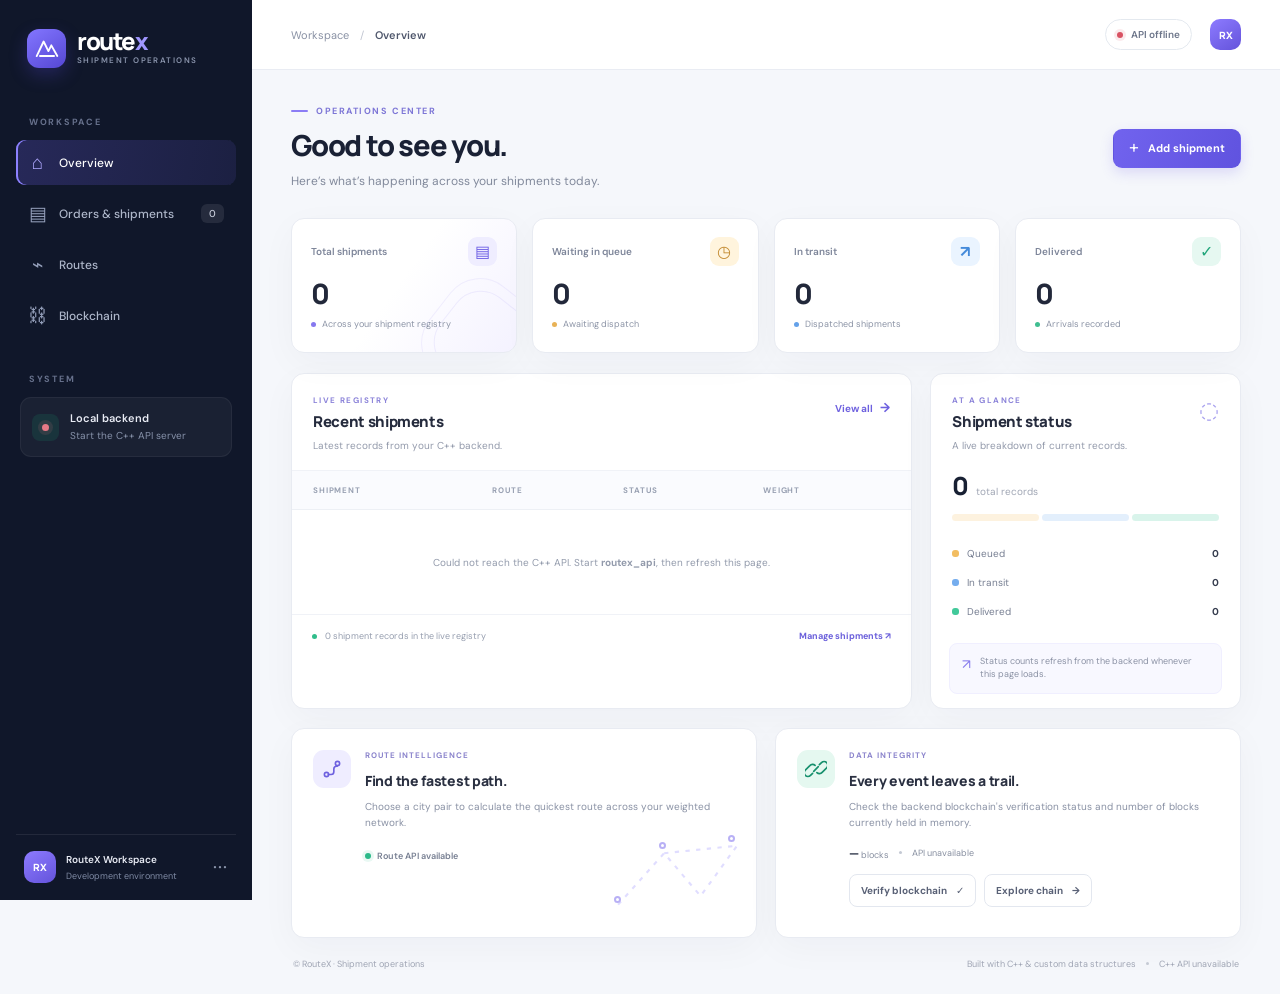
<file: frontend/index.html>
<!doctype html>
<html lang="en">
<head>
  <meta charset="utf-8">
  <meta name="viewport" content="width=device-width, initial-scale=1">
  <meta name="theme-color" content="#10172a">
  <meta name="description" content="RouteX shipment operations dashboard">
  <title>Overview · RouteX</title>
  <link rel="icon" href="data:image/svg+xml,%3Csvg xmlns='http://www.w3.org/2000/svg' viewBox='0 0 32 32'%3E%3Crect width='32' height='32' rx='8' fill='%232f6fed'/%3E%3Ctext x='16' y='22' font-size='16' font-family='Arial' font-weight='700' fill='white' text-anchor='middle'%3ER%3C/text%3E%3C/svg%3E">
  <link rel="stylesheet" href="css/style.css">
  <script defer src="js/config.js"></script>
  <script defer src="js/app.js"></script>
</head>
<body data-page="dashboard">
  <div class="app-shell">
    <aside class="sidebar" id="sidebar">
      <a class="brand" href="index.html" aria-label="RouteX overview">
        <span class="brand-mark"><svg viewBox="0 0 32 32" aria-hidden="true"><path d="M5 23.5 12.4 8l5.1 10.2 3.1-6.1L27 23.5"/><path d="M8.5 23.5h15"/></svg></span>
        <span class="brand-name">route<span>x</span><small>SHIPMENT OPERATIONS</small></span>
      </a>

      <div class="sidebar-label">WORKSPACE</div>
      <nav class="side-nav" aria-label="Main navigation">
        <a class="nav-link is-active" href="index.html" aria-current="page"><span class="nav-icon">⌂</span><span>Overview</span></a>
        <a class="nav-link" href="orders.html"><span class="nav-icon">▤</span><span>Orders &amp; shipments</span><span class="nav-count" id="navShipmentCount">—</span></a>
        <a class="nav-link" href="route.html"><span class="nav-icon">⌁</span><span>Routes</span></a>
        <a class="nav-link" href="blockchain.html"><span class="nav-icon">⛓</span><span>Blockchain</span></a>
      </nav>

      <div class="sidebar-label sidebar-label-spaced">SYSTEM</div>
      <div class="sidebar-system-card">
        <span class="system-orb"><span></span></span>
        <div><strong>Local backend</strong><p id="sidebarApiText">Connecting to C++ API…</p></div>
      </div>
      <div class="sidebar-bottom">
        <div class="avatar">RX</div>
        <div class="profile-copy"><strong>RouteX Workspace</strong><span>Development environment</span></div>
        <span class="profile-dots">···</span>
      </div>
    </aside>

    <main class="main-area">
      <header class="topbar">
        <button class="icon-button menu-button" id="menuToggle" aria-label="Open navigation" aria-expanded="false">☰</button>
        <div class="breadcrumbs"><span>Workspace</span><span class="crumb-slash">/</span><strong>Overview</strong></div>
        <div class="topbar-right">
          <div class="api-pill" id="apiPill"><span class="status-dot"></span><span id="apiPillText">Checking API</span></div>
          <div class="top-avatar">RX</div>
        </div>
      </header>

      <div class="page-content">
        <section class="page-heading heading-with-action">
          <div><div class="eyebrow"><span class="eyebrow-line"></span> OPERATIONS CENTER</div><h1>Good to see you.</h1><p class="page-subtitle">Here’s what’s happening across your shipments today.</p></div>
          <a class="button button-primary" href="orders.html#new-shipment"><span class="button-plus">+</span> Add shipment</a>
        </section>

        <section class="stats-grid" aria-label="Shipment summary">
          <article class="stat-card stat-card-primary">
            <div class="stat-top"><span class="stat-label">Total shipments</span><span class="stat-icon stat-icon-indigo">▤</span></div>
            <div class="stat-value" id="statTotal">—</div><div class="stat-foot"><span class="stat-foot-dot indigo-dot"></span> Across your shipment registry</div>
            <div class="stat-decoration decoration-one"></div>
          </article>
          <article class="stat-card">
            <div class="stat-top"><span class="stat-label">Waiting in queue</span><span class="stat-icon stat-icon-amber">◷</span></div>
            <div class="stat-value" id="statQueued">—</div><div class="stat-foot"><span class="stat-foot-dot amber-dot"></span> Awaiting dispatch</div>
          </article>
          <article class="stat-card">
            <div class="stat-top"><span class="stat-label">In transit</span><span class="stat-icon stat-icon-blue">↗</span></div>
            <div class="stat-value" id="statTransit">—</div><div class="stat-foot"><span class="stat-foot-dot blue-dot"></span> Dispatched shipments</div>
          </article>
          <article class="stat-card">
            <div class="stat-top"><span class="stat-label">Delivered</span><span class="stat-icon stat-icon-green">✓</span></div>
            <div class="stat-value" id="statDelivered">—</div><div class="stat-foot"><span class="stat-foot-dot green-dot"></span> Arrivals recorded</div>
          </article>
        </section>

        <section class="content-grid dashboard-grid">
          <article class="panel recent-panel">
            <div class="panel-heading"><div><div class="panel-kicker">LIVE REGISTRY</div><h2>Recent shipments</h2><p class="panel-subtitle">Latest records from your C++ backend.</p></div><a class="text-link" href="orders.html">View all <span aria-hidden="true">→</span></a></div>
            <div class="table-wrap">
              <table class="data-table dashboard-table">
                <thead><tr><th>SHIPMENT</th><th>ROUTE</th><th>STATUS</th><th>WEIGHT</th></tr></thead>
                <tbody id="recentShipments"><tr><td colspan="4" class="table-message"><span class="loading-spinner"></span> Loading shipment records…</td></tr></tbody>
              </table>
            </div>
            <div class="panel-footer"><span class="table-footer-dot"></span><span id="registryFooter">Waiting for the backend registry</span><a href="orders.html">Manage shipments <span aria-hidden="true">↗</span></a></div>
          </article>

          <article class="panel distribution-panel">
            <div class="panel-heading"><div><div class="panel-kicker">AT A GLANCE</div><h2>Shipment status</h2><p class="panel-subtitle">A live breakdown of current records.</p></div><span class="subtle-icon">◌</span></div>
            <div class="distribution-total"><strong id="distributionTotal">—</strong><span>total records</span></div>
            <div class="distribution-bar" aria-label="Shipment statuses" id="distributionBar"><span class="bar-queued"></span><span class="bar-transit"></span><span class="bar-delivered"></span></div>
            <div class="legend-list">
              <div class="legend-row"><span class="legend-key key-queued"></span><span>Queued</span><strong id="legendQueued">—</strong></div>
              <div class="legend-row"><span class="legend-key key-transit"></span><span>In transit</span><strong id="legendTransit">—</strong></div>
              <div class="legend-row"><span class="legend-key key-delivered"></span><span>Delivered</span><strong id="legendDelivered">—</strong></div>
            </div>
            <div class="distribution-note"><span>↗</span><p>Status counts refresh from the backend whenever this page loads.</p></div>
          </article>
        </section>

        <section class="lower-grid">
          <article class="feature-card routes-feature" id="routes-preview">
            <div class="feature-icon feature-icon-route"><svg viewBox="0 0 24 24" aria-hidden="true"><circle cx="6" cy="18" r="2.3"/><circle cx="18" cy="6" r="2.3"/><path d="M8 18h3a3 3 0 0 0 3-3v-3a3 3 0 0 1 3-3h.7"/></svg></div>
            <div class="feature-body"><div class="feature-tag">ROUTE INTELLIGENCE</div><h3>Find the fastest path.</h3><p>Choose a city pair to calculate the quickest route across your weighted network.</p><span class="feature-status"><span class="status-dot status-dot-ready"></span> Route API available</span></div>
            <div class="route-art" aria-hidden="true"><span class="route-node node-a"></span><span class="route-node node-b"></span><span class="route-node node-c"></span><svg viewBox="0 0 140 94"><path d="M15 70 58 22 92 62 126 15"/><path d="M58 22 126 15"/></svg></div>
          </article>

          <article class="feature-card blockchain-feature" id="blockchain-preview">
            <div class="feature-icon feature-icon-chain"><svg viewBox="0 0 24 24" aria-hidden="true"><path d="M9.5 14.5 14.5 9.5"/><path d="M7.3 16.7 5 19a4 4 0 0 1-5.7-5.7l5-5A4 4 0 0 1 10 8" transform="translate(1 0)"/><path d="M16.7 7.3 19 5a4 4 0 0 1 5.7 5.7l-5 5A4 4 0 0 1 14 16" transform="translate(-1 0)"/></svg></div>
            <div class="feature-body"><div class="feature-tag">DATA INTEGRITY</div><h3>Every event leaves a trail.</h3><p>Check the backend blockchain's verification status and number of blocks currently held in memory.</p><div class="chain-meta"><span><strong id="blockCount">—</strong> blocks</span><span class="chain-separator"></span><span id="chainStatus" class="chain-status">Checking integrity…</span></div><div style="display:flex;gap:8px;align-items:center;flex-wrap:wrap;"><button class="button button-secondary button-small" id="verifyChainButton">Verify blockchain <span aria-hidden="true">✓</span></button><a class="button button-secondary button-small" href="blockchain.html" style="text-decoration:none;">Explore chain <span aria-hidden="true">→</span></a></div></div>
          </article>
        </section>
        <footer class="page-footer"><span>© RouteX · Shipment operations</span><span>Built with C++ &amp; custom data structures <i></i> <span id="footerApiStatus">API status unknown</span></span></footer>
      </div>
    </main>
  </div>
  <div class="toast-region" id="toastRegion" role="status" aria-live="polite"></div>
</body>
</html>
</file>
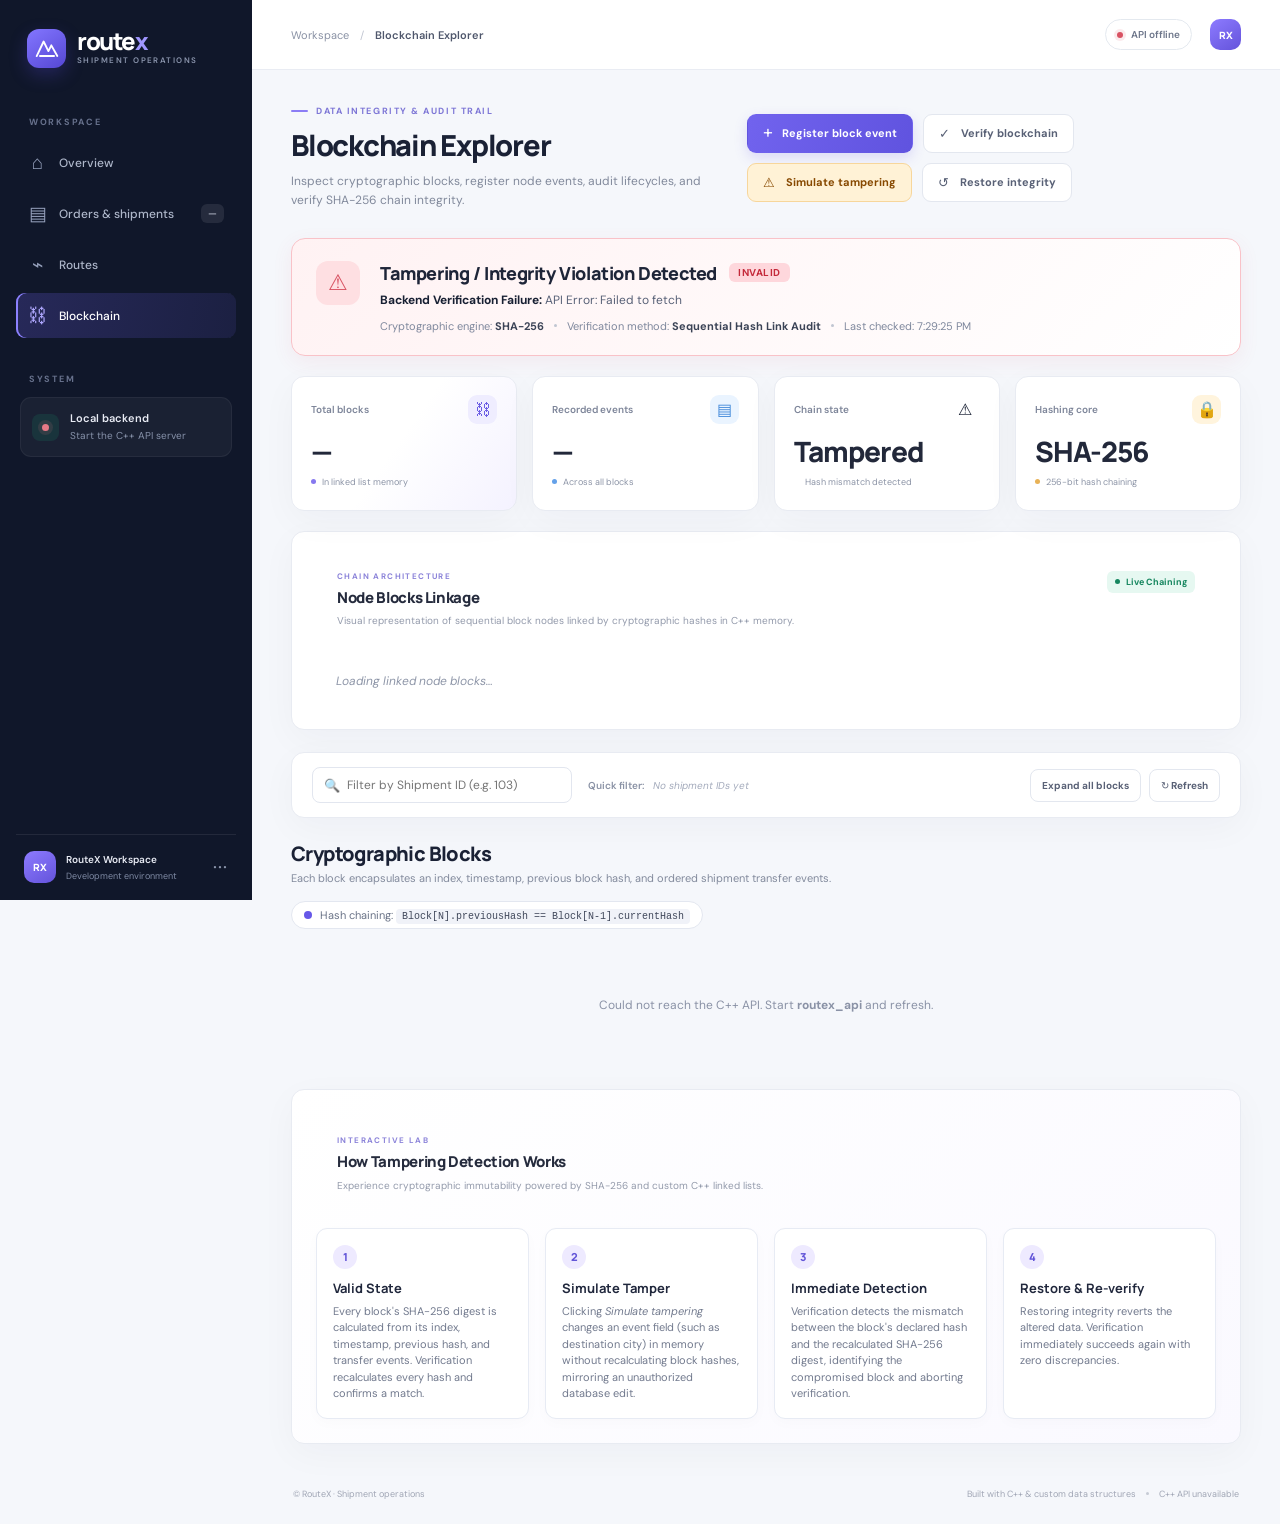
<file: frontend/blockchain.html>
<!doctype html>
<html lang="en">
<head>
  <meta charset="utf-8">
  <meta name="viewport" content="width=device-width, initial-scale=1">
  <meta name="theme-color" content="#10172a">
  <meta name="description" content="RouteX Cryptographic Blockchain Explorer and Tamper Verification">
  <title>Blockchain Explorer · RouteX</title>
  <link rel="icon" href="data:image/svg+xml,%3Csvg xmlns='http://www.w3.org/2000/svg' viewBox='0 0 32 32'%3E%3Crect width='32' height='32' rx='8' fill='%232f6fed'/%3E%3Ctext x='16' y='22' font-size='16' font-family='Arial' font-weight='700' fill='white' text-anchor='middle'%3ER%3C/text%3E%3C/svg%3E">
  <link rel="stylesheet" href="css/style.css">
  <script defer src="js/config.js"></script>
  <script defer src="js/app.js"></script>
  <script defer src="js/blockchain.js"></script>
</head>
<body data-page="blockchain">
  <div class="app-shell">
    <aside class="sidebar" id="sidebar">
      <a class="brand" href="index.html" aria-label="RouteX overview">
        <span class="brand-mark"><svg viewBox="0 0 32 32" aria-hidden="true"><path d="M5 23.5 12.4 8l5.1 10.2 3.1-6.1L27 23.5"/><path d="M8.5 23.5h15"/></svg></span>
        <span class="brand-name">route<span>x</span><small>SHIPMENT OPERATIONS</small></span>
      </a>

      <div class="sidebar-label">WORKSPACE</div>
      <nav class="side-nav" aria-label="Main navigation">
        <a class="nav-link" href="index.html"><span class="nav-icon">⌂</span><span>Overview</span></a>
        <a class="nav-link" href="orders.html"><span class="nav-icon">▤</span><span>Orders &amp; shipments</span><span class="nav-count" id="navShipmentCount">—</span></a>
        <a class="nav-link" href="route.html"><span class="nav-icon">⌁</span><span>Routes</span></a>
        <a class="nav-link is-active" href="blockchain.html" aria-current="page"><span class="nav-icon">⛓</span><span>Blockchain</span></a>
      </nav>

      <div class="sidebar-label sidebar-label-spaced">SYSTEM</div>
      <div class="sidebar-system-card"><span class="system-orb"><span></span></span><div><strong>Local backend</strong><p id="sidebarApiText">Connecting to C++ API…</p></div></div>
      <div class="sidebar-bottom"><div class="avatar">RX</div><div class="profile-copy"><strong>RouteX Workspace</strong><span>Development environment</span></div><span class="profile-dots">···</span></div>
    </aside>

    <main class="main-area">
      <header class="topbar">
        <button class="icon-button menu-button" id="menuToggle" aria-label="Open navigation" aria-expanded="false">☰</button>
        <div class="breadcrumbs"><a href="index.html">Workspace</a><span class="crumb-slash">/</span><strong>Blockchain Explorer</strong></div>
        <div class="topbar-right"><div class="api-pill" id="apiPill"><span class="status-dot"></span><span id="apiPillText">Checking API</span></div><div class="top-avatar">RX</div></div>
      </header>

      <div class="page-content">
        <section class="page-heading heading-with-action">
          <div>
            <div class="eyebrow"><span class="eyebrow-line"></span> DATA INTEGRITY &amp; AUDIT TRAIL</div>
            <h1>Blockchain Explorer</h1>
            <p class="page-subtitle">Inspect cryptographic blocks, register node events, audit lifecycles, and verify SHA-256 chain integrity.</p>
          </div>
          <div class="heading-actions">
            <button class="button button-primary" id="openRegisterModalBtn">
              <span class="button-plus">+</span> Register block event
            </button>
            <button class="button button-secondary" id="verifyBlockchainBtn">
              <span class="btn-icon">✓</span> Verify blockchain
            </button>
            <button class="button button-warning" id="tamperBtn" title="Simulate unauthorized tampering with in-memory block data">
              <span class="btn-icon">⚠</span> Simulate tampering
            </button>
            <button class="button button-secondary is-hidden" id="restoreBtn" title="Restore original block contents">
              <span class="btn-icon">↺</span> Restore integrity
            </button>
          </div>
        </section>

        <!-- Integrity Status Card -->
        <section class="panel integrity-banner" id="integrityBanner" aria-live="polite">
          <div class="integrity-banner-icon" id="integrityIcon">✓</div>
          <div class="integrity-banner-content">
            <div class="integrity-banner-header">
              <h2 id="integrityTitle">Checking chain integrity…</h2>
              <span class="integrity-badge" id="integrityBadge">Checking</span>
            </div>
            <p class="integrity-banner-desc" id="integrityDesc">Connecting to backend to recalculate cryptographic hashes across all linked blocks…</p>
            <div class="integrity-banner-meta">
              <span>Cryptographic engine: <strong>SHA-256</strong></span>
              <span class="meta-dot"></span>
              <span>Verification method: <strong>Sequential Hash Link Audit</strong></span>
              <span class="meta-dot"></span>
              <span id="lastVerifiedText">Last checked: —</span>
            </div>
          </div>
        </section>

        <!-- Metrics Overview -->
        <section class="stats-grid" aria-label="Blockchain summary">
          <article class="stat-card stat-card-primary">
            <div class="stat-top"><span class="stat-label">Total blocks</span><span class="stat-icon stat-icon-indigo">⛓</span></div>
            <div class="stat-value" id="statBlockCount">—</div>
            <div class="stat-foot"><span class="stat-foot-dot indigo-dot"></span> In linked list memory</div>
          </article>
          <article class="stat-card">
            <div class="stat-top"><span class="stat-label">Recorded events</span><span class="stat-icon stat-icon-blue">▤</span></div>
            <div class="stat-value" id="statTxCount">—</div>
            <div class="stat-foot"><span class="stat-foot-dot blue-dot"></span> Across all blocks</div>
          </article>
          <article class="stat-card">
            <div class="stat-top"><span class="stat-label">Chain state</span><span class="stat-icon stat-icon-green" id="statStateIcon">✓</span></div>
            <div class="stat-value" id="statChainState">—</div>
            <div class="stat-foot" id="statChainStateFoot"><span class="stat-foot-dot green-dot"></span> Cryptographically verified</div>
          </article>
          <article class="stat-card">
            <div class="stat-top"><span class="stat-label">Hashing core</span><span class="stat-icon stat-icon-amber">🔒</span></div>
            <div class="stat-value">SHA-256</div>
            <div class="stat-foot"><span class="stat-foot-dot amber-dot"></span> 256-bit hash chaining</div>
          </article>
        </section>

        <!-- Node Blocks Visual Architecture Ribbon -->
        <section class="panel ribbon-panel" id="ribbonSection">
          <div class="panel-heading">
            <div>
              <div class="panel-kicker">CHAIN ARCHITECTURE</div>
              <h2>Node Blocks Linkage</h2>
              <p class="panel-subtitle">Visual representation of sequential block nodes linked by cryptographic hashes in C++ memory.</p>
            </div>
            <span class="status-badge status-delivered">Live Chaining</span>
          </div>
          <div class="chain-ribbon" id="chainRibbon">
            <div class="ribbon-empty">Loading linked node blocks…</div>
          </div>
        </section>

        <!-- Filter & Explorer Controls -->
        <section class="panel filter-panel">
          <div class="filter-bar">
            <div class="filter-field">
              <span class="filter-icon">🔍</span>
              <input type="number" id="shipmentFilterInput" placeholder="Filter by Shipment ID (e.g. 103)" aria-label="Filter transactions by Shipment ID" min="1" step="1">
              <button class="filter-clear is-hidden" id="clearFilterBtn" type="button" aria-label="Clear filter">✕</button>
            </div>
            <div class="filter-chips-wrap">
              <span class="chips-label">Quick filter:</span>
              <div class="filter-chips" id="shipmentChips"><span class="chips-empty">No shipment IDs yet</span></div>
            </div>
            <div class="filter-actions">
              <button class="button button-secondary button-small" id="toggleExpandAllBtn" type="button">Expand all blocks</button>
              <button class="button button-secondary button-small" id="refreshBlocksBtn" type="button" title="Refresh blockchain from backend">↻ Refresh</button>
            </div>
          </div>
        </section>

        <!-- Filtered Shipment Audit Trail (Displayed when filtering by shipment ID) -->
        <section class="panel shipment-audit-card is-hidden" id="shipmentAuditCard">
          <div class="panel-heading">
            <div>
              <div class="panel-kicker">LIFECYCLE AUDIT TRAIL</div>
              <h2 id="auditTitle">Shipment History</h2>
              <p class="panel-subtitle" id="auditSubtitle">Chronological transfer events extracted from verified blockchain blocks.</p>
            </div>
            <button class="button button-secondary button-small" id="closeAuditBtn" type="button">Show all transactions</button>
          </div>
          <div class="audit-timeline" id="auditTimeline"></div>
        </section>

        <!-- Blocks Section -->
        <section class="blocks-container">
          <div class="section-heading">
            <div>
              <h2>Cryptographic Blocks</h2>
              <p class="section-subtitle">Each block encapsulates an index, timestamp, previous block hash, and ordered shipment transfer events.</p>
            </div>
            <div class="legend-hash-link">
              <span class="legend-link-indicator"></span>
              <span>Hash chaining: <code>Block[N].previousHash == Block[N-1].currentHash</code></span>
            </div>
          </div>

          <div class="block-list" id="blockList">
            <div class="block-empty-state">
              <span class="loading-spinner"></span>
              <p>Loading blockchain from C++ API…</p>
            </div>
          </div>
        </section>

        <!-- Tamper Verification Walkthrough Card -->
        <section class="panel demo-panel">
          <div class="panel-heading">
            <div>
              <div class="panel-kicker">INTERACTIVE LAB</div>
              <h2>How Tampering Detection Works</h2>
              <p class="panel-subtitle">Experience cryptographic immutability powered by SHA-256 and custom C++ linked lists.</p>
            </div>
          </div>
          <div class="demo-steps-grid">
            <div class="demo-step">
              <div class="demo-step-num">1</div>
              <strong>Valid State</strong>
              <p>Every block's SHA-256 digest is calculated from its index, timestamp, previous hash, and transfer events. Verification recalculates every hash and confirms a match.</p>
            </div>
            <div class="demo-step">
              <div class="demo-step-num">2</div>
              <strong>Simulate Tamper</strong>
              <p>Clicking <em>Simulate tampering</em> changes an event field (such as destination city) in memory without recalculating block hashes, mirroring an unauthorized database edit.</p>
            </div>
            <div class="demo-step">
              <div class="demo-step-num">3</div>
              <strong>Immediate Detection</strong>
              <p>Verification detects the mismatch between the block's declared hash and the recalculated SHA-256 digest, identifying the compromised block and aborting verification.</p>
            </div>
            <div class="demo-step">
              <div class="demo-step-num">4</div>
              <strong>Restore &amp; Re-verify</strong>
              <p>Restoring integrity reverts the altered data. Verification immediately succeeds again with zero discrepancies.</p>
            </div>
          </div>
        </section>

        <footer class="page-footer">
          <span>© RouteX · Shipment operations</span>
          <span>Built with C++ &amp; custom data structures <i></i> <span id="footerApiStatus">API status unknown</span></span>
        </footer>
      </div>
    </main>
  </div>

  <!-- Register Block Event Modal -->
  <dialog class="modal-dialog" id="registerModal">
    <div class="modal-card">
      <div class="modal-header">
        <div>
          <div class="panel-kicker">BLOCKCHAIN NODE REGISTRY</div>
          <h3>Register Block Event</h3>
          <p class="modal-subtitle">Record a transfer event into the blockchain. A new block is automatically appended upon reaching batch capacity.</p>
        </div>
        <button class="modal-close-btn" id="closeRegisterModalBtn" type="button" aria-label="Close modal">✕</button>
      </div>
      <form id="registerBlockForm" class="modal-form">
        <div class="form-row">
          <label class="form-field">
            <span>Shipment ID <b>*</b></span>
            <input type="number" id="regShipmentID" required min="1" step="1" placeholder="e.g. 105">
          </label>
          <label class="form-field">
            <span>Event Type <b>*</b></span>
            <select id="regEventType" required>
              <option value="CREATED">CREATED</option>
              <option value="DISPATCHED">DISPATCHED</option>
              <option value="ARRIVED">ARRIVED</option>
            </select>
          </label>
        </div>
        <div class="form-row">
          <label class="form-field">
            <span>Location / Hub <b>*</b></span>
            <select id="regLocation" required>
              <option value="Karachi">Karachi</option>
              <option value="Hyderabad">Hyderabad</option>
              <option value="Sukkur">Sukkur</option>
              <option value="Multan">Multan</option>
              <option value="Lahore">Lahore</option>
              <option value="Islamabad">Islamabad</option>
              <option value="Quetta">Quetta</option>
              <option value="Peshawar">Peshawar</option>
            </select>
          </label>
          <label class="form-field">
            <span>Status description</span>
            <input type="text" id="regStatus" placeholder="e.g. Registered at terminal">
          </label>
        </div>
        <div class="modal-quick-presets">
          <span>Quick presets:</span>
          <button type="button" class="route-chip" id="presetCreatedBtn">CREATED @ Karachi</button>
          <button type="button" class="route-chip" id="presetDispatchedBtn">DISPATCHED @ Sukkur</button>
          <button type="button" class="route-chip" id="presetArrivedBtn">ARRIVED @ Lahore</button>
        </div>
        <div class="modal-actions">
          <button type="button" class="button button-secondary" id="cancelRegisterModalBtn">Cancel</button>
          <button type="submit" class="button button-primary" id="submitRegisterBtn">Record &amp; Register Block</button>
        </div>
      </form>
    </div>
  </dialog>

  <div class="toast-region" id="toastRegion" role="status" aria-live="polite"></div>
</body>
</html>
</file>
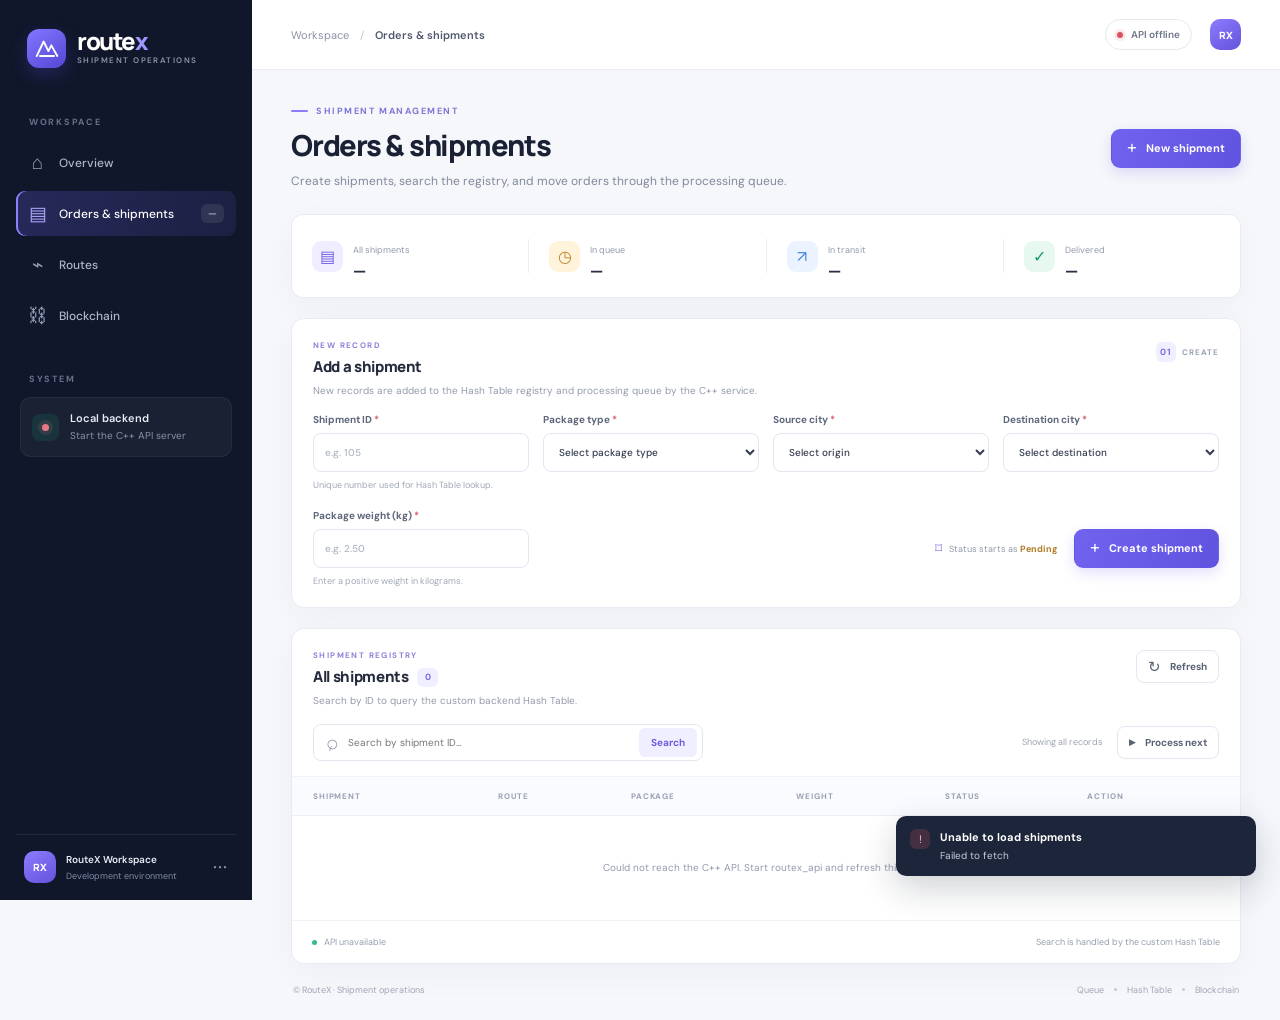
<file: frontend/orders.html>
<!doctype html>
<html lang="en">
<head>
  <meta charset="utf-8">
  <meta name="viewport" content="width=device-width, initial-scale=1">
  <meta name="theme-color" content="#10172a">
  <meta name="description" content="Manage RouteX shipments and processing queue">
  <title>Orders &amp; shipments · RouteX</title>
  <link rel="icon" href="data:image/svg+xml,%3Csvg xmlns='http://www.w3.org/2000/svg' viewBox='0 0 32 32'%3E%3Crect width='32' height='32' rx='8' fill='%232f6fed'/%3E%3Ctext x='16' y='22' font-size='16' font-family='Arial' font-weight='700' fill='white' text-anchor='middle'%3ER%3C/text%3E%3C/svg%3E">
  <link rel="stylesheet" href="css/style.css">
  <script defer src="js/config.js"></script>
  <script defer src="js/app.js"></script>
  <script defer src="js/orders.js"></script>
</head>
<body data-page="orders">
  <div class="app-shell">
    <aside class="sidebar" id="sidebar">
      <a class="brand" href="index.html" aria-label="RouteX overview">
        <span class="brand-mark"><svg viewBox="0 0 32 32" aria-hidden="true"><path d="M5 23.5 12.4 8l5.1 10.2 3.1-6.1L27 23.5"/><path d="M8.5 23.5h15"/></svg></span>
        <span class="brand-name">route<span>x</span><small>SHIPMENT OPERATIONS</small></span>
      </a>
      <div class="sidebar-label">WORKSPACE</div>
      <nav class="side-nav" aria-label="Main navigation">
        <a class="nav-link" href="index.html"><span class="nav-icon">⌂</span><span>Overview</span></a>
        <a class="nav-link is-active" href="orders.html" aria-current="page"><span class="nav-icon">▤</span><span>Orders &amp; shipments</span><span class="nav-count" id="navShipmentCount">—</span></a>
        <a class="nav-link" href="route.html"><span class="nav-icon">⌁</span><span>Routes</span></a>
        <a class="nav-link" href="blockchain.html"><span class="nav-icon">⛓</span><span>Blockchain</span></a>
      </nav>
      <div class="sidebar-label sidebar-label-spaced">SYSTEM</div>
      <div class="sidebar-system-card"><span class="system-orb"><span></span></span><div><strong>Local backend</strong><p id="sidebarApiText">Connecting to C++ API…</p></div></div>
      <div class="sidebar-bottom"><div class="avatar">RX</div><div class="profile-copy"><strong>RouteX Workspace</strong><span>Development environment</span></div><span class="profile-dots">···</span></div>
    </aside>

    <main class="main-area">
      <header class="topbar">
        <button class="icon-button menu-button" id="menuToggle" aria-label="Open navigation" aria-expanded="false">☰</button>
        <div class="breadcrumbs"><a href="index.html">Workspace</a><span class="crumb-slash">/</span><strong>Orders &amp; shipments</strong></div>
        <div class="topbar-right"><div class="api-pill" id="apiPill"><span class="status-dot"></span><span id="apiPillText">Checking API</span></div><div class="top-avatar">RX</div></div>
      </header>

      <div class="page-content">
        <section class="page-heading heading-with-action orders-heading">
          <div><div class="eyebrow"><span class="eyebrow-line"></span> SHIPMENT MANAGEMENT</div><h1>Orders &amp; shipments</h1><p class="page-subtitle">Create shipments, search the registry, and move orders through the processing queue.</p></div>
          <button class="button button-primary" id="focusCreateButton"><span class="button-plus">+</span> New shipment</button>
        </section>

        <section class="orders-summary" aria-label="Current shipment counts">
          <div class="summary-item"><span class="summary-icon summary-icon-total">▤</span><span class="summary-label">All shipments</span><strong id="ordersTotal">—</strong></div>
          <div class="summary-divider"></div>
          <div class="summary-item"><span class="summary-icon summary-icon-queued">◷</span><span class="summary-label">In queue</span><strong id="ordersQueued">—</strong></div>
          <div class="summary-divider"></div>
          <div class="summary-item"><span class="summary-icon summary-icon-transit">↗</span><span class="summary-label">In transit</span><strong id="ordersTransit">—</strong></div>
          <div class="summary-divider"></div>
          <div class="summary-item"><span class="summary-icon summary-icon-delivered">✓</span><span class="summary-label">Delivered</span><strong id="ordersDelivered">—</strong></div>
        </section>

        <section class="panel create-panel" id="new-shipment">
          <div class="panel-heading create-panel-heading"><div><div class="panel-kicker">NEW RECORD</div><h2>Add a shipment</h2><p class="panel-subtitle">New records are added to the Hash Table registry and processing queue by the C++ service.</p></div><span class="create-step"><span>01</span> CREATE</span></div>
          <form id="shipmentForm" class="shipment-form">
            <label class="form-field"><span>Shipment ID <b>*</b></span><input type="number" id="shipmentID" name="shipmentID" min="1" step="1" placeholder="e.g. 105" required><small>Unique number used for Hash Table lookup.</small></label>
            <label class="form-field"><span>Package type <b>*</b></span><select id="packageType" name="packageType" required><option value="">Select package type</option><option>Documents</option><option>Electronics</option><option>Apparel</option><option>Medical supplies</option><option>General goods</option></select></label>
            <label class="form-field"><span>Source city <b>*</b></span><select id="sourceCity" name="sourceCity" required><option value="">Select origin</option><option>Karachi</option><option>Hyderabad</option><option>Sukkur</option><option>Quetta</option><option>Multan</option><option>Lahore</option><option>Islamabad</option><option>Peshawar</option></select></label>
            <label class="form-field"><span>Destination city <b>*</b></span><select id="destinationCity" name="destinationCity" required><option value="">Select destination</option><option>Karachi</option><option>Hyderabad</option><option>Sukkur</option><option>Quetta</option><option>Multan</option><option>Lahore</option><option>Islamabad</option><option>Peshawar</option></select></label>
            <label class="form-field form-field-weight"><span>Package weight (kg) <b>*</b></span><input type="number" id="weight" name="weight" min="0.01" max="10000" step="0.01" placeholder="e.g. 2.50" required><small>Enter a positive weight in kilograms.</small></label>
            <div class="form-submit-area"><span class="form-note"><span class="tiny-lock">⌑</span> Status starts as <strong>Pending</strong></span><button class="button button-primary" id="createShipmentButton" type="submit"><span class="button-plus">+</span> Create shipment</button></div>
          </form>
        </section>

        <section class="panel shipments-panel">
          <div class="panel-heading shipments-panel-heading"><div><div class="panel-kicker">SHIPMENT REGISTRY</div><h2>All shipments <span class="heading-count" id="visibleCount">0</span></h2><p class="panel-subtitle">Search by ID to query the custom backend Hash Table.</p></div><button class="button button-secondary button-small" id="refreshShipmentsButton"><span class="refresh-symbol">↻</span> Refresh</button></div>
          <div class="table-toolbar">
            <form class="search-form" id="shipmentSearchForm"><span class="search-symbol" aria-hidden="true">⌕</span><label class="visually-hidden" for="shipmentSearch">Search shipment by ID</label><input type="search" id="shipmentSearch" placeholder="Search by shipment ID…" inputmode="numeric" autocomplete="off"><button type="submit" class="search-submit">Search</button></form>
            <div class="table-toolbar-actions"><span class="result-summary" id="resultSummary">Showing all records</span><button class="button button-secondary button-small button-process" id="processNextButton"><span aria-hidden="true">▶</span> Process next</button></div>
          </div>
          <div class="table-wrap orders-table-wrap">
            <table class="data-table orders-table">
              <thead><tr><th>SHIPMENT</th><th>ROUTE</th><th>PACKAGE</th><th>WEIGHT</th><th>STATUS</th><th class="actions-heading">ACTION</th></tr></thead>
              <tbody id="shipmentsTableBody"><tr><td colspan="6" class="table-message"><span class="loading-spinner"></span> Connecting to the shipment registry…</td></tr></tbody>
            </table>
          </div>
          <div class="panel-footer orders-table-footer"><span><span class="table-footer-dot"></span> <span id="ordersFooterStatus">Syncing with the C++ API</span></span><span>Search is handled by the custom Hash Table</span></div>
        </section>
        <footer class="page-footer"><span>© RouteX · Shipment operations</span><span>Queue <i></i> Hash Table <i></i> Blockchain</span></footer>
      </div>
    </main>
  </div>

  <dialog class="arrival-dialog" id="arrivalDialog" aria-labelledby="arrivalTitle">
    <form id="arrivalForm" method="dialog">
      <div class="dialog-top"><span class="dialog-icon">✓</span><button type="button" class="dialog-close" id="closeArrivalDialog" aria-label="Close">×</button></div>
      <h2 id="arrivalTitle">Record shipment arrival</h2><p class="dialog-copy">This records an ARRIVED event in the blockchain and updates the shipment status.</p>
      <input type="hidden" id="arrivalShipmentID">
      <label class="form-field"><span>Arrival location <b>*</b></span><select id="arrivalLocation" required><option value="">Choose arrival city</option><option>Karachi</option><option>Hyderabad</option><option>Sukkur</option><option>Quetta</option><option>Multan</option><option>Lahore</option><option>Islamabad</option><option>Peshawar</option></select></label>
      <div class="dialog-actions"><button type="button" class="button button-secondary" id="cancelArrivalButton">Cancel</button><button type="submit" class="button button-primary" id="confirmArrivalButton">Record arrival</button></div>
    </form>
  </dialog>
  <div class="toast-region" id="toastRegion" role="status" aria-live="polite"></div>
</body>
</html>
</file>
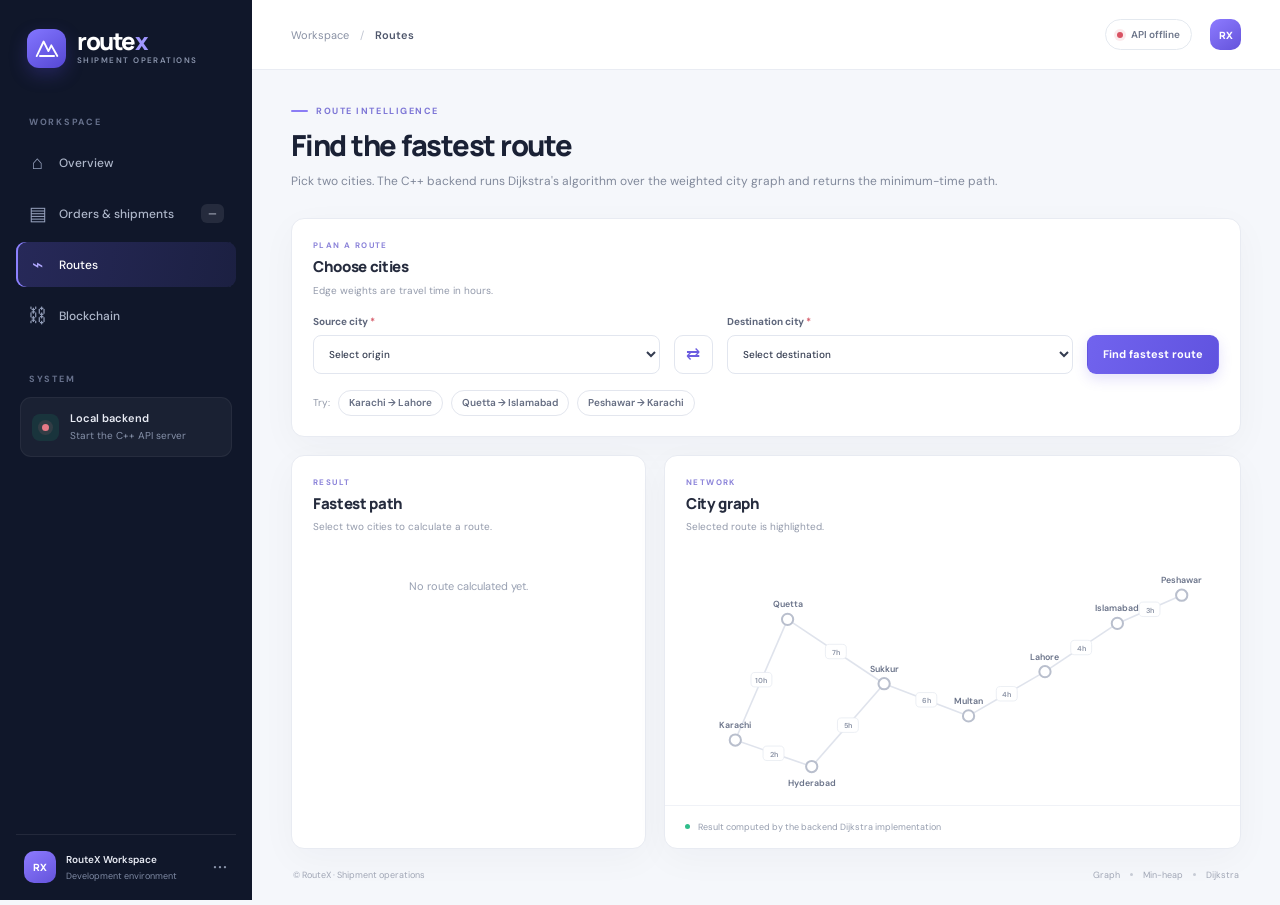
<file: frontend/route.html>
<!doctype html>
<html lang="en">
<head>
  <meta charset="utf-8">
  <meta name="viewport" content="width=device-width, initial-scale=1">
  <meta name="theme-color" content="#10172a">
  <meta name="description" content="Find the fastest city-to-city route in RouteX">
  <title>Routes · RouteX</title>
  <link rel="icon" href="data:image/svg+xml,%3Csvg xmlns='http://www.w3.org/2000/svg' viewBox='0 0 32 32'%3E%3Crect width='32' height='32' rx='8' fill='%232f6fed'/%3E%3Ctext x='16' y='22' font-size='16' font-family='Arial' font-weight='700' fill='white' text-anchor='middle'%3ER%3C/text%3E%3C/svg%3E">
  <link rel="stylesheet" href="css/style.css">
  <script defer src="js/config.js"></script>
  <script defer src="js/app.js"></script>
  <script defer src="js/routes.js"></script>
</head>
<body data-page="routes">
  <div class="app-shell">
    <aside class="sidebar" id="sidebar">
      <a class="brand" href="index.html" aria-label="RouteX overview">
        <span class="brand-mark"><svg viewBox="0 0 32 32" aria-hidden="true"><path d="M5 23.5 12.4 8l5.1 10.2 3.1-6.1L27 23.5"/><path d="M8.5 23.5h15"/></svg></span>
        <span class="brand-name">route<span>x</span><small>SHIPMENT OPERATIONS</small></span>
      </a>
      <div class="sidebar-label">WORKSPACE</div>
      <nav class="side-nav" aria-label="Main navigation">
        <a class="nav-link" href="index.html"><span class="nav-icon">⌂</span><span>Overview</span></a>
        <a class="nav-link" href="orders.html"><span class="nav-icon">▤</span><span>Orders &amp; shipments</span><span class="nav-count" id="navShipmentCount">—</span></a>
        <a class="nav-link is-active" href="route.html" aria-current="page"><span class="nav-icon">⌁</span><span>Routes</span></a>
        <a class="nav-link" href="blockchain.html"><span class="nav-icon">⛓</span><span>Blockchain</span></a>
      </nav>
      <div class="sidebar-label sidebar-label-spaced">SYSTEM</div>
      <div class="sidebar-system-card"><span class="system-orb"><span></span></span><div><strong>Local backend</strong><p id="sidebarApiText">Connecting to C++ API…</p></div></div>
      <div class="sidebar-bottom"><div class="avatar">RX</div><div class="profile-copy"><strong>RouteX Workspace</strong><span>Development environment</span></div><span class="profile-dots">···</span></div>
    </aside>

    <main class="main-area">
      <header class="topbar">
        <button class="icon-button menu-button" id="menuToggle" aria-label="Open navigation" aria-expanded="false">☰</button>
        <div class="breadcrumbs"><a href="index.html">Workspace</a><span class="crumb-slash">/</span><strong>Routes</strong></div>
        <div class="topbar-right"><div class="api-pill" id="apiPill"><span class="status-dot"></span><span id="apiPillText">Checking API</span></div><div class="top-avatar">RX</div></div>
      </header>

      <div class="page-content">
        <section class="page-heading">
          <div class="eyebrow"><span class="eyebrow-line"></span> ROUTE INTELLIGENCE</div>
          <h1>Find the fastest route</h1>
          <p class="page-subtitle">Pick two cities. The C++ backend runs Dijkstra's algorithm over the weighted city graph and returns the minimum-time path.</p>
        </section>

        <section class="panel route-form-panel">
          <div class="panel-heading"><div><div class="panel-kicker">PLAN A ROUTE</div><h2>Choose cities</h2><p class="panel-subtitle">Edge weights are travel time in hours.</p></div></div>
          <form id="routeForm" class="route-form">
            <label class="form-field"><span>Source city <b>*</b></span><select id="routeSource" required></select></label>
            <button type="button" class="route-swap" id="swapButton" aria-label="Swap source and destination">⇄</button>
            <label class="form-field"><span>Destination city <b>*</b></span><select id="routeDestination" required></select></label>
            <button class="button button-primary route-submit" id="findRouteButton" type="submit">Find fastest route</button>
          </form>
          <div class="route-quick"><span>Try:</span><button type="button" class="route-chip" data-from="Karachi" data-to="Lahore">Karachi → Lahore</button><button type="button" class="route-chip" data-from="Quetta" data-to="Islamabad">Quetta → Islamabad</button><button type="button" class="route-chip" data-from="Peshawar" data-to="Karachi">Peshawar → Karachi</button></div>
        </section>

        <section class="route-grid">
          <article class="panel route-result-panel">
            <div class="panel-heading"><div><div class="panel-kicker">RESULT</div><h2>Fastest path</h2><p class="panel-subtitle" id="routeSubtitle">Select two cities to calculate a route.</p></div></div>
            <div class="route-result" id="routeResult"><p class="route-empty">No route calculated yet.</p></div>
          </article>

          <article class="panel route-map-panel">
            <div class="panel-heading"><div><div class="panel-kicker">NETWORK</div><h2>City graph</h2><p class="panel-subtitle">Selected route is highlighted.</p></div></div>
            <div class="route-map-wrap"><svg id="routeMap" viewBox="0 0 680 300" role="img" aria-label="Map of the city network"></svg></div>
            <div class="panel-footer"><span class="table-footer-dot"></span><span>Result computed by the backend Dijkstra implementation</span></div>
          </article>
        </section>

        <footer class="page-footer"><span>© RouteX · Shipment operations</span><span>Graph <i></i> Min-heap <i></i> Dijkstra</span></footer>
      </div>
    </main>
  </div>
  <div class="toast-region" id="toastRegion" role="status" aria-live="polite"></div>
</body>
</html>
</file>
<file: frontend/css/style.css>
@import url('https://fonts.googleapis.com/css2?family=DM+Sans:wght@400;500;600;700&family=Manrope:wght@400;500;600;700;800&display=swap');

:root {
  --ink: #182033;
  --muted: #7c8497;
  --muted-dark: #586177;
  --page: #f5f7fb;
  --panel: #ffffff;
  --border: #e8ebf2;
  --sidebar: #10172a;
  --sidebar-muted: #8b95ad;
  --accent: #6658e8;
  --accent-dark: #5546d6;
  --accent-soft: #eeedff;
  --green: #189b72;
  --green-soft: #e7f8f1;
  --amber: #bf8121;
  --amber-soft: #fff5df;
  --blue: #4387d8;
  --blue-soft: #eaf3ff;
  --red: #d85262;
  --red-soft: #fff0f1;
  --shadow: 0 10px 36px rgba(23, 32, 61, .035);
  font-synthesis: none;
}
* { box-sizing: border-box; }
html { scroll-behavior: smooth; scroll-padding-top: 90px; }
body { margin: 0; background: var(--page); color: var(--ink); font-family: 'DM Sans', -apple-system, BlinkMacSystemFont, 'Segoe UI', sans-serif; font-size: 14px; -webkit-font-smoothing: antialiased; }
button, input, select { font: inherit; }
button, a { -webkit-tap-highlight-color: transparent; }
a { color: inherit; text-decoration: none; }
button { cursor: pointer; }
button:disabled { cursor: wait; opacity: .68; }
.app-shell { min-height: 100vh; }
.sidebar { width: 252px; background: var(--sidebar); color: #fff; position: fixed; inset: 0 auto 0 0; z-index: 40; display: flex; flex-direction: column; padding: 29px 16px 17px; }
.brand { display: flex; align-items: center; gap: 11px; padding: 0 11px; margin-bottom: 48px; }
.brand-mark { width: 39px; height: 39px; display: grid; place-items: center; border-radius: 12px; background: linear-gradient(145deg, #8376ff, #5547d4); box-shadow: 0 7px 18px rgba(87, 71, 214, .28); }
.brand-mark svg { width: 30px; height: 30px; fill: none; stroke: #fff; stroke-width: 2; stroke-linecap: round; stroke-linejoin: round; }
.brand-name { font: 800 24px/1 'Manrope', sans-serif; letter-spacing: -1.4px; }
.brand-name > span { color: #9f96ff; }
.brand-name small { display: block; color: #8b95ad; letter-spacing: 1.45px; font: 600 8px/1.8 'DM Sans', sans-serif; }
.sidebar-label { color: #67718c; font-size: 9px; font-weight: 700; letter-spacing: 1.7px; padding: 0 13px; margin-bottom: 12px; }
.sidebar-label-spaced { margin-top: 35px; }
.side-nav { display: grid; gap: 6px; }
.nav-link { display: flex; align-items: center; gap: 12px; min-height: 45px; padding: 0 12px; border-radius: 9px; font-size: 12px; font-weight: 500; color: #aeb7ca; transition: background .18s ease, color .18s ease; }
.nav-link:hover { background: rgba(255,255,255,.055); color: #fff; }
.nav-link.is-active { background: linear-gradient(100deg, rgba(111, 97, 238, .24), rgba(111, 97, 238, .12)); color: #fff; box-shadow: inset 2px 0 #8c81ff; }
.nav-icon { width: 19px; color: #949fba; font-size: 19px; text-align: center; line-height: 1; }
.nav-link.is-active .nav-icon { color: #b0a8ff; }
.nav-count { margin-left: auto; min-width: 23px; padding: 3px 5px; border-radius: 6px; background: rgba(255,255,255,.09); text-align: center; font-size: 10px; color: #c4c9d7; }
.nav-soon { margin-left: auto; color: #77819a; font-size: 8px; letter-spacing: 1px; }
.sidebar-system-card { display: flex; align-items: center; gap: 11px; padding: 13px 11px; margin: 0 4px; background: rgba(255,255,255,.045); border: 1px solid rgba(255,255,255,.055); border-radius: 11px; }
.system-orb { width: 27px; height: 27px; flex: 0 0 auto; display: grid; place-items: center; border-radius: 8px; background: rgba(24,155,114,.16); }
.system-orb > span { width: 7px; height: 7px; border-radius: 50%; background: #45d2a1; box-shadow: 0 0 0 4px rgba(69,210,161,.12); }
.sidebar-system-card strong, .profile-copy strong { display: block; font-size: 11px; font-weight: 600; color: #e8ebf4; }
.sidebar-system-card p { margin: 4px 0 0; font-size: 10px; color: #8792aa; line-height: 1.4; }
.sidebar-bottom { margin-top: auto; display: flex; align-items: center; gap: 10px; padding: 16px 8px 0; border-top: 1px solid rgba(255,255,255,.08); }
.avatar, .top-avatar { display: grid; place-items: center; font: 800 10px 'Manrope', sans-serif; color: #fff; background: linear-gradient(145deg, #8d7bff, #6453db); }
.avatar { width: 32px; height: 32px; border-radius: 10px; }
.profile-copy { min-width: 0; }
.profile-copy strong { font-size: 10px; }
.profile-copy span { display: block; color: #7f8aa4; font-size: 9px; margin-top: 4px; }
.profile-dots { margin-left: auto; color: #8c96ac; font-size: 20px; letter-spacing: 1px; }
.main-area { min-height: 100vh; margin-left: 252px; }
.topbar { position: sticky; top: 0; z-index: 20; height: 70px; padding: 0 39px; display: flex; align-items: center; justify-content: space-between; border-bottom: 1px solid #e9ecf3; background: rgba(255,255,255,.93); backdrop-filter: blur(15px); }
.breadcrumbs { display: flex; align-items: center; gap: 11px; font-size: 11px; color: #8991a4; }
.breadcrumbs strong { font-weight: 600; color: #4f576c; }
.breadcrumbs a:hover { color: var(--accent); }
.crumb-slash { color: #c0c5d1; }
.topbar-right { display: flex; align-items: center; gap: 18px; }
.api-pill { display: inline-flex; gap: 8px; align-items: center; border: 1px solid #e4e9ef; border-radius: 30px; background: #fff; padding: 8px 11px; color: #6d768a; font-size: 10px; font-weight: 600; white-space: nowrap; }
.status-dot { width: 6px; height: 6px; flex: 0 0 auto; border-radius: 50%; background: #c0c5d1; }
.api-pill.is-online .status-dot { background: #22b987; box-shadow: 0 0 0 3px rgba(34,185,135,.12); }
.api-pill.is-offline .status-dot { background: var(--red); box-shadow: 0 0 0 3px rgba(216,82,98,.12); }
.top-avatar { width: 31px; height: 31px; border-radius: 10px; }
.menu-button { display: none !important; }
.page-content { max-width: 1500px; padding: 35px 39px 24px; margin: 0 auto; }
.page-heading { margin-bottom: 27px; }
.heading-with-action { display: flex; align-items: center; justify-content: space-between; gap: 18px; }
.eyebrow { display: flex; align-items: center; gap: 8px; color: #7d76d6; font-size: 9px; font-weight: 700; letter-spacing: 1.55px; margin-bottom: 10px; }
.eyebrow-line { display: inline-block; width: 17px; height: 2px; border-radius: 3px; background: #8b7df5; }
h1, h2, h3, p { margin-top: 0; }
h1 { margin-bottom: 9px; font: 800 29px/1.25 'Manrope', sans-serif; letter-spacing: -1.25px; color: #1a2135; }
.page-subtitle { margin-bottom: 0; color: #81899b; font-size: 12px; line-height: 1.6; }
.button { display: inline-flex; align-items: center; justify-content: center; gap: 9px; min-height: 39px; border: 1px solid transparent; border-radius: 9px; padding: 0 15px; font-size: 11px; font-weight: 700; white-space: nowrap; transition: transform .16s ease, background .16s ease, box-shadow .16s ease; }
.button:active { transform: translateY(1px); }
.button-primary { color: #fff; background: linear-gradient(110deg, #7163ee, #6053df); box-shadow: 0 5px 13px rgba(101,85,226,.18); }
.button-primary:hover { background: linear-gradient(110deg, #6556e4, #5143cf); box-shadow: 0 7px 18px rgba(101,85,226,.25); }
.button-secondary { background: #fff; border-color: #e3e7ef; color: #596176; }
.button-secondary:hover { background: #f9f9ff; border-color: #d2cffa; color: var(--accent-dark); }
.button-small { min-height: 33px; border-radius: 8px; padding: 0 11px; font-size: 10px; }
.button-plus { display: inline-grid; place-items: center; font-size: 18px; font-weight: 400; margin-top: -2px; }
.stats-grid { display: grid; grid-template-columns: repeat(4, minmax(0, 1fr)); gap: 15px; margin-bottom: 20px; }
.stat-card { min-height: 135px; position: relative; overflow: hidden; padding: 18px 19px 16px; background: var(--panel); border: 1px solid var(--border); border-radius: 13px; box-shadow: var(--shadow); }
.stat-card-primary { background: linear-gradient(125deg, #fff 48%, #f4f2ff); }
.stat-top { display: flex; align-items: center; justify-content: space-between; position: relative; z-index: 1; }
.stat-label { color: #7d8599; font-size: 10px; font-weight: 600; }
.stat-icon { display: grid; place-items: center; width: 29px; height: 29px; border-radius: 9px; font-size: 16px; font-weight: 700; }
.stat-icon-indigo { color: #6c5de4; background: #efedff; }
.stat-icon-amber { color: #c38a30; background: #fff4dd; }
.stat-icon-blue { color: #448ada; background: #eaf4ff; }
.stat-icon-green { color: #20a579; background: #e6f8f1; }
.stat-value { position: relative; z-index: 1; margin-top: 13px; font: 800 28px/1 'Manrope', sans-serif; color: #22283a; letter-spacing: -1px; }
.stat-foot { display: flex; position: relative; z-index: 1; align-items: center; gap: 6px; margin-top: 11px; font-size: 9px; color: #8c94a6; }
.stat-foot-dot { width: 5px; height: 5px; border-radius: 50%; }
.indigo-dot { background: #8678ef; }.amber-dot { background: #e8b256; }.blue-dot { background: #64a1e9; }.green-dot { background: #40be91; }
.stat-decoration { position: absolute; right: -22px; bottom: -43px; width: 110px; height: 110px; border-radius: 38px; border: 1px solid rgba(118,100,234,.09); transform: rotate(38deg); }
.decoration-one::after { content: ''; position: absolute; inset: 10px; border: 1px solid rgba(118,100,234,.1); border-radius: 31px; }
.content-grid { display: grid; grid-template-columns: minmax(0, 1.7fr) minmax(280px, .85fr); gap: 18px; }
.panel { background: #fff; border: 1px solid var(--border); border-radius: 13px; box-shadow: var(--shadow); min-width: 0; }
.panel-heading { display: flex; align-items: flex-start; justify-content: space-between; gap: 14px; padding: 21px 21px 17px; }
.panel-kicker { color: #8b83d9; font-size: 8px; font-weight: 700; letter-spacing: 1.4px; margin-bottom: 7px; }
h2 { margin-bottom: 6px; font: 800 15px/1.3 'Manrope', sans-serif; letter-spacing: -.35px; color: #252b3d; }
.panel-subtitle { margin-bottom: 0; font-size: 10px; color: #939aab; line-height: 1.5; }
.text-link { color: #6e61df; margin-top: 4px; font-size: 10px; font-weight: 700; white-space: nowrap; }
.text-link span { margin-left: 5px; font-size: 13px; }
.table-wrap { width: 100%; overflow-x: auto; }
.data-table { width: 100%; border-collapse: collapse; text-align: left; white-space: nowrap; }
.data-table thead { background: #fafbfe; }
.data-table th { height: 39px; padding: 0 14px; color: #98a0b2; font-size: 8px; font-weight: 700; letter-spacing: .85px; border-top: 1px solid #f0f2f7; border-bottom: 1px solid #edf0f5; }
.data-table th:first-child, .data-table td:first-child { padding-left: 21px; }
.data-table th:last-child, .data-table td:last-child { padding-right: 21px; }
.data-table td { height: 59px; padding: 9px 14px; font-size: 10px; color: #667087; border-bottom: 1px solid #f0f2f7; }
.data-table tbody tr:last-child td { border-bottom: none; }
.shipment-main { display: flex; align-items: center; gap: 9px; }
.shipment-avatar { display: grid; place-items: center; flex: 0 0 auto; width: 31px; height: 31px; border-radius: 10px; color: #6e61df; background: #f0efff; font-size: 10px; font-weight: 800; }
.shipment-cell strong { display: block; color: #2a3042; font-size: 10px; font-weight: 700; }
.shipment-cell small { display: block; color: #9ba2b1; font-size: 9px; margin-top: 3px; }
.route-cell { color: #555f75 !important; font-weight: 600; }
.route-arrow { color: #a3a9b7; padding: 0 5px; }
.status-badge { display: inline-flex; align-items: center; gap: 6px; min-height: 22px; border-radius: 6px; padding: 0 8px; font-size: 9px; font-weight: 700; }
.status-badge::before { content: ''; width: 5px; height: 5px; border-radius: 50%; background: currentColor; }
.status-queued { color: #b37a1c; background: #fff4dd; }
.status-transit { color: #3479c9; background: #eaf3ff; }
.status-delivered { color: #16865f; background: #e6f8f1; }
.status-unknown { color: #7a8294; background: #f0f2f6; }
.weight-cell { font-weight: 600; color: #535c71 !important; }
.panel-footer { display: flex; align-items: center; gap: 8px; min-height: 43px; border-top: 1px solid #f0f2f7; padding: 0 20px; color: #969eaf; font-size: 9px; }
.panel-footer > a { margin-left: auto; color: #6b60db; font-weight: 700; }
.table-footer-dot { display: inline-block; width: 5px; height: 5px; border-radius: 50%; background: #30bd8b; }
.distribution-panel { padding-bottom: 14px; }
.subtle-icon { color: #aaa3ef; font-size: 23px; font-weight: 300; }
.distribution-total { display: flex; align-items: baseline; gap: 8px; padding: 3px 21px 16px; }
.distribution-total strong { font: 800 25px/1 'Manrope', sans-serif; letter-spacing: -1px; }
.distribution-total span { color: #a0a6b4; font-size: 10px; }
.distribution-bar { height: 7px; display: flex; gap: 3px; padding: 0 21px; margin-bottom: 18px; }
.distribution-bar span { display: block; min-width: 0; flex: 1; border-radius: 8px; transition: flex .25s ease; }
.bar-queued { background: #f2bd61; }.bar-transit { background: #75adee; }.bar-delivered { background: #42c99a; }
.legend-list { padding: 0 21px; }
.legend-row { display: flex; align-items: center; height: 29px; gap: 8px; color: #777f92; font-size: 10px; }
.legend-key { width: 7px; height: 7px; border-radius: 3px; }
.key-queued { background: #f2bd61; }.key-transit { background: #75adee; }.key-delivered { background: #42c99a; }
.legend-row strong { margin-left: auto; color: #353c4e; font-size: 10px; }
.distribution-note { display: flex; align-items: flex-start; gap: 9px; margin: 17px 18px 0; padding: 11px 12px; background: #f8f8ff; border: 1px solid #f0efff; border-radius: 8px; }
.distribution-note > span { color: #8579ec; font-size: 14px; }
.distribution-note p { margin: 0; font-size: 9px; line-height: 1.5; color: #8a91a4; }
.lower-grid { display: grid; grid-template-columns: repeat(2, minmax(0, 1fr)); gap: 18px; margin-top: 19px; }
.feature-card { position: relative; min-height: 210px; display: flex; gap: 14px; overflow: hidden; padding: 21px; border: 1px solid var(--border); border-radius: 13px; background: #fff; box-shadow: var(--shadow); }
.feature-icon { position: relative; z-index: 1; display: grid; place-items: center; flex: 0 0 auto; width: 38px; height: 38px; border-radius: 11px; }
.feature-icon svg { width: 22px; height: 22px; fill: none; stroke: currentColor; stroke-width: 1.8; stroke-linecap: round; stroke-linejoin: round; }
.feature-icon-route { color: #6e61df; background: #efedff; }.feature-icon-chain { color: #168f6c; background: #e5f8f0; }
.feature-body { min-width: 0; position: relative; z-index: 1; }
.feature-tag { display: flex; align-items: center; flex-wrap: wrap; gap: 8px; color: #8b84cc; font-size: 8px; font-weight: 700; letter-spacing: 1px; margin-bottom: 11px; }
.feature-tag span { color: #959bae; font-size: 7px; padding: 3px 5px; border: 1px solid #e8eaf2; border-radius: 4px; letter-spacing: .6px; }
.feature-card h3 { font: 800 14px/1.4 'Manrope', sans-serif; letter-spacing: -.3px; margin-bottom: 8px; color: #2a3041; }
.feature-card p { max-width: 380px; font-size: 10px; line-height: 1.65; color: #8991a4; margin-bottom: 13px; }
.feature-status { display: inline-flex; align-items: center; gap: 6px; font-size: 9px; color: #777f92; font-weight: 600; }
.status-dot-ready { background: #2bb989; box-shadow: 0 0 0 3px rgba(43,185,137,.1); }
.route-art { position: absolute; right: 4px; bottom: 2px; width: 150px; height: 110px; opacity: .55; }
.route-art svg { position: absolute; inset: 0; width: 100%; height: 100%; fill: none; stroke: #c7c2ff; stroke-width: 2; stroke-dasharray: 4 6; }
.route-node { position: absolute; z-index: 2; width: 7px; height: 7px; border: 2px solid #7f70ed; border-radius: 50%; background: #fff; }
.node-a { left: 12px; bottom: 32px; }.node-b { left: 57px; top: 17px; }.node-c { right: 17px; top: 10px; }
.chain-meta { display: flex; align-items: center; gap: 10px; margin: -1px 0 12px; font-size: 9px; color: #878fa0; }
.chain-meta strong { font: 800 13px 'Manrope', sans-serif; color: #30374a; }
.chain-separator { width: 3px; height: 3px; border-radius: 50%; background: #c4c9d4; }
.chain-status { display: inline-flex; align-items: center; gap: 5px; }
.chain-status.valid { color: #15916b; }.chain-status.invalid { color: #d64f5f; }
.button-process > span { font-size: 9px; }
.page-footer { display: flex; flex-wrap: wrap; justify-content: space-between; gap: 10px; padding: 20px 2px 0; color: #a0a6b5; font-size: 9px; }
.page-footer i { display: inline-block; width: 3px; height: 3px; margin: 0 8px 2px; border-radius: 50%; background: #c6cbd5; }
.table-message { height: 105px !important; text-align: center; color: #929aab !important; }
.loading-spinner { display: inline-block; width: 12px; height: 12px; margin-right: 7px; border: 2px solid #e2e2f8; border-top-color: var(--accent); border-radius: 50%; vertical-align: -2px; animation: spin .8s linear infinite; }
@keyframes spin { to { transform: rotate(360deg); } }
.toast-region { position: fixed; z-index: 100; right: 24px; bottom: 24px; display: grid; gap: 9px; width: min(360px, calc(100vw - 32px)); }
.toast { display: flex; align-items: flex-start; gap: 10px; padding: 13px 14px; background: #1c2539; color: #fff; border-radius: 10px; box-shadow: 0 12px 35px rgba(16,23,42,.2); font-size: 11px; animation: toast-in .18s ease-out; }
.toast-icon { display: grid; place-items: center; width: 20px; height: 20px; flex: 0 0 auto; border-radius: 6px; background: rgba(255,255,255,.12); }
.toast strong { display: block; margin: 1px 0 4px; font-size: 11px; }
.toast p { margin: 0; color: #c7cede; line-height: 1.5; font-size: 10px; overflow-wrap: anywhere; }
.toast.error .toast-icon { background: rgba(216,82,98,.22); color: #ffb6be; }
@keyframes toast-in { from { opacity: 0; transform: translateY(7px); } to { opacity: 1; transform: translateY(0); } }

/* Orders screen */
.orders-heading { margin-bottom: 23px; }
.orders-summary { display: flex; align-items: center; gap: 20px; min-height: 82px; padding: 15px 20px; margin-bottom: 20px; border: 1px solid var(--border); border-radius: 12px; background: #fff; box-shadow: var(--shadow); }
.summary-item { display: grid; grid-template-columns: 31px 1fr; grid-template-rows: 1fr 1fr; column-gap: 10px; min-width: 0; flex: 1; }
.summary-icon { grid-row: 1 / 3; align-self: center; display: grid; place-items: center; width: 31px; height: 31px; border-radius: 9px; font-size: 16px; }
.summary-icon-total { color: #6c5de4; background: #efedff; }.summary-icon-queued { color: #bf8328; background: #fff3db; }.summary-icon-transit { color: #4387d8; background: #eaf3ff; }.summary-icon-delivered { color: #189b72; background: #e7f8f1; }
.summary-label { align-self: end; color: #939aab; font-size: 9px; white-space: nowrap; }
.summary-item strong { align-self: start; margin-top: 3px; font: 800 17px 'Manrope', sans-serif; color: #293044; }
.summary-divider { width: 1px; height: 34px; background: #eceef4; }
.create-panel { margin-bottom: 20px; scroll-margin-top: 86px; }
.create-panel-heading { padding-bottom: 15px; }
.create-step { display: inline-flex; align-items: center; gap: 6px; color: #9aa1b1; font-size: 8px; font-weight: 700; letter-spacing: 1px; padding-top: 2px; white-space: nowrap; }
.create-step span { display: grid; place-items: center; width: 20px; height: 20px; border-radius: 6px; background: #f0efff; color: #786ce5; font-size: 9px; }
.shipment-form { display: grid; grid-template-columns: repeat(4, minmax(0, 1fr)); gap: 17px 14px; padding: 0 21px 20px; }
.form-field { display: grid; align-content: start; gap: 7px; min-width: 0; color: #586176; font-size: 10px; font-weight: 700; }
.form-field > span { font-size: 10px; color: #5e667b; }
.form-field b { color: #d65c6a; font-weight: 700; }
.form-field input, .form-field select { display: block; width: 100%; min-width: 0; height: 39px; padding: 0 11px; border: 1px solid #e2e6ef; border-radius: 8px; color: #343c50; outline: none; background: #fff; font-size: 10px; font-weight: 500; transition: border-color .15s ease, box-shadow .15s ease; }
.form-field select { cursor: pointer; padding-right: 25px; }
.form-field input::placeholder { color: #b0b6c3; }
.form-field input:focus, .form-field select:focus, .search-form input:focus { border-color: #a7a0f6; box-shadow: 0 0 0 3px rgba(108,93,228,.08); }
.form-field small { font-weight: 400; font-size: 9px; color: #a0a7b6; line-height: 1.4; }
.form-field-weight { grid-column: span 1; }
.form-submit-area { grid-column: span 3; display: flex; align-items: center; justify-content: flex-end; gap: 17px; padding-top: 1px; }
.form-note { font-size: 9px; color: #9299a9; }
.form-note strong { color: #b17b24; font-weight: 700; }
.tiny-lock { display: inline-block; margin-right: 5px; color: #8a82e2; font-size: 14px; vertical-align: -1px; }
.shipments-panel { overflow: hidden; }
.shipments-panel-heading { padding-bottom: 16px; }
.heading-count { display: inline-grid; place-items: center; min-width: 21px; height: 19px; padding: 0 5px; margin-left: 6px; color: #7669df; background: #f0efff; border-radius: 6px; font: 700 9px 'DM Sans', sans-serif; vertical-align: 2px; }
.table-toolbar { display: flex; align-items: center; justify-content: space-between; gap: 15px; padding: 0 21px 15px; }
.search-form { display: flex; align-items: center; gap: 8px; min-width: 240px; width: min(390px, 52%); height: 37px; padding: 0 5px 0 11px; border: 1px solid #e1e5ed; background: #fff; border-radius: 8px; }
.search-symbol { color: #939bad; font-size: 21px; line-height: 1; transform: rotate(-20deg); }
.search-form input { width: 100%; min-width: 0; border: 0; outline: 0; background: transparent; color: #3a4256; font-size: 10px; }
.search-form input:focus { box-shadow: none; }
.search-submit { align-self: stretch; margin: 3px 0; padding: 0 12px; border: 0; border-radius: 6px; background: #f0efff; color: #6b5de0; font-size: 10px; font-weight: 700; }
.search-submit:hover { background: #e5e2ff; }
.table-toolbar-actions { display: flex; align-items: center; justify-content: flex-end; gap: 14px; }
.result-summary { color: #9ba2b1; font-size: 9px; white-space: nowrap; }
.refresh-symbol { font-size: 15px; }
.orders-table th { padding: 0 13px; }
.orders-table td { height: 65px; padding: 9px 13px; }
.orders-table th:first-child, .orders-table td:first-child { padding-left: 21px; }
.orders-table th:last-child, .orders-table td:last-child { padding-right: 21px; }
.orders-table .shipment-avatar { background: #f1f0ff; }
.action-cell { text-align: right; }
.row-action { display: inline-flex; align-items: center; justify-content: center; min-height: 28px; padding: 0 9px; border: 1px solid #e3e6ee; border-radius: 7px; background: #fff; color: #656d82; font-size: 9px; font-weight: 700; }
.row-action:hover { border-color: #cfcafc; color: #6355dc; background: #faf9ff; }
.row-action.arrival-action { color: #168e69; background: #f1fcf7; border-color: #d8f2e7; }
.row-action:disabled { color: #9aa1b0; background: #f8f9fb; }
.orders-table-footer { justify-content: space-between; }
.orders-table-footer > span { display: inline-flex; align-items: center; gap: 7px; }
.visually-hidden { position: absolute !important; width: 1px; height: 1px; padding: 0; margin: -1px; overflow: hidden; clip: rect(0,0,0,0); white-space: nowrap; border: 0; }
.arrival-dialog { width: min(430px, calc(100vw - 30px)); border: 1px solid #e4e7ef; border-radius: 16px; padding: 25px; background: #fff; color: var(--ink); box-shadow: 0 25px 80px rgba(15,23,42,.22); }
.arrival-dialog::backdrop { background: rgba(16,23,42,.45); backdrop-filter: blur(3px); }
.arrival-dialog form { display: grid; gap: 15px; }
.dialog-top { display: flex; align-items: center; justify-content: space-between; }
.dialog-icon { display: grid; place-items: center; width: 38px; height: 38px; border-radius: 12px; background: var(--green-soft); color: var(--green); font-size: 19px; font-weight: 700; }
.dialog-close { width: 28px; height: 28px; border: 0; border-radius: 7px; color: #8e96a7; background: #f6f7fa; font-size: 19px; }
.arrival-dialog h2 { margin: 0; font-size: 19px; }
.dialog-copy { margin: -7px 0 2px; color: #858da0; font-size: 11px; line-height: 1.65; }
.dialog-actions { display: flex; justify-content: flex-end; gap: 8px; margin-top: 3px; }

@media (max-width: 1250px) {
  .sidebar { width: 224px; }
  .main-area { margin-left: 224px; }
  .page-content { padding-left: 26px; padding-right: 26px; }
  .topbar { padding: 0 26px; }
  .stats-grid { gap: 10px; }
  .stat-card { padding-left: 14px; padding-right: 14px; }
  .content-grid { grid-template-columns: minmax(0, 1.35fr) minmax(250px, .9fr); }
  .shipment-form { grid-template-columns: repeat(2, minmax(0, 1fr)); }
  .form-submit-area { grid-column: span 1; }
}
@media (max-width: 1000px) {
  .sidebar { width: 75px; padding-left: 10px; padding-right: 10px; }
  .brand { padding: 0 8px; margin-bottom: 43px; }
  .brand-mark { width: 40px; height: 40px; flex: 0 0 auto; }
  .brand-name, .sidebar-label, .nav-link > span:not(.nav-icon), .sidebar-system-card > div, .sidebar-bottom > div:not(.avatar), .profile-dots { display: none; }
  .side-nav { gap: 7px; }
  .nav-link { justify-content: center; padding: 0; }
  .nav-icon { font-size: 20px; }
  .sidebar-system-card { justify-content: center; margin: 31px 0 0; padding: 11px 0; }
  .sidebar-bottom { justify-content: center; padding-left: 0; padding-right: 0; }
  .main-area { margin-left: 75px; }
  .content-grid { grid-template-columns: minmax(0, 1.25fr) minmax(230px, .85fr); gap: 12px; }
  .panel-heading { padding-left: 16px; padding-right: 16px; }
  .data-table td, .data-table th { padding-left: 10px; padding-right: 10px; }
  .data-table th:first-child, .data-table td:first-child { padding-left: 16px; }
  .data-table th:last-child, .data-table td:last-child { padding-right: 16px; }
  .feature-card { padding: 17px; }
  .route-art { opacity: .25; }
}
@media (max-width: 760px) {
  .sidebar { width: 252px; transform: translateX(-100%); transition: transform .22s ease; box-shadow: 15px 0 45px rgba(15,23,42,.14); padding-left: 16px; padding-right: 16px; }
  .sidebar.is-open { transform: translateX(0); }
  .brand { padding: 0 11px; margin-bottom: 34px; }
  .brand-name, .sidebar-label, .nav-link > span:not(.nav-icon), .sidebar-system-card > div, .sidebar-bottom > div:not(.avatar), .profile-dots { display: initial; }
  .brand-name { display: block; }
  .sidebar-label { display: block; }
  .nav-link > span { display: initial; }
  .nav-link { justify-content: flex-start; padding: 0 12px; }
  .nav-link > span.nav-icon { display: block; }
  .sidebar-system-card { justify-content: flex-start; margin: 0 4px; padding: 13px 11px; }
  .sidebar-bottom { justify-content: flex-start; padding-left: 8px; padding-right: 8px; }
  .main-area { margin-left: 0; }
  .topbar { height: 62px; padding: 0 18px; }
  .menu-button { display: inline-grid !important; place-items: center; width: 31px; height: 31px; margin-right: 10px; border: 1px solid #e7eaf1; border-radius: 8px; color: #6c7488; background: white; }
  .breadcrumbs { margin-right: auto; gap: 7px; font-size: 10px; }
  .topbar { justify-content: flex-start; }
  .topbar-right { gap: 9px; margin-left: auto; }
  .api-pill { padding: 7px 8px; font-size: 9px; }
  .top-avatar { display: none; }
  .page-content { padding: 25px 17px 20px; }
  .heading-with-action { align-items: flex-start; }
  h1 { font-size: 24px; }
  .page-subtitle { max-width: 450px; font-size: 11px; }
  .heading-with-action > .button { margin-top: 5px; padding: 0 10px; min-height: 36px; font-size: 10px; }
  .stats-grid { grid-template-columns: repeat(2, minmax(0, 1fr)); gap: 10px; }
  .stat-card { min-height: 124px; padding: 14px; }
  .stat-value { font-size: 25px; }
  .content-grid { grid-template-columns: 1fr; }
  .distribution-panel { padding-bottom: 14px; }
  .lower-grid { grid-template-columns: 1fr; gap: 12px; }
  .feature-card { min-height: auto; }
  .route-art { opacity: .3; }
  .orders-summary { gap: 12px; padding: 13px; }
  .summary-item { column-gap: 7px; grid-template-columns: 27px 1fr; }
  .summary-icon { width: 27px; height: 27px; }
  .summary-label { font-size: 8px; }
  .summary-item strong { font-size: 15px; }
  .summary-divider { height: 29px; }
  .table-toolbar { flex-direction: column; align-items: stretch; }
  .search-form { width: 100%; }
  .table-toolbar-actions { justify-content: space-between; }
  .form-submit-area { grid-column: span 2; }
  .page-footer { line-height: 1.8; }
}
@media (max-width: 480px) {
  .api-pill { gap: 5px; padding: 6px 7px; }
  .breadcrumbs .crumb-slash, .breadcrumbs a { display: none; }
  .page-heading { margin-bottom: 21px; }
  .heading-with-action { gap: 10px; }
  .heading-with-action .page-subtitle { max-width: 255px; }
  .heading-with-action > .button { font-size: 0; gap: 3px; padding: 0 10px; }
  .heading-with-action > .button .button-plus { font-size: 21px; }
  .stat-label { font-size: 9px; }
  .stat-foot { font-size: 8px; }
  .orders-summary { display: grid; grid-template-columns: repeat(2, minmax(0, 1fr)); gap: 14px 10px; }
  .summary-divider { display: none; }
  .shipment-form { grid-template-columns: 1fr; padding-left: 16px; padding-right: 16px; }
  .form-submit-area { grid-column: span 1; flex-direction: column; align-items: stretch; gap: 12px; }
  .form-submit-area .button { width: 100%; }
  .form-note { text-align: center; }
  .create-panel-heading, .shipments-panel-heading { padding-left: 16px; padding-right: 16px; }
  .create-step { display: none; }
  .table-toolbar { padding-left: 13px; padding-right: 13px; }
  .orders-table th:first-child, .orders-table td:first-child { padding-left: 13px; }
  .orders-table th:last-child, .orders-table td:last-child { padding-right: 13px; }
  .orders-table-footer { align-items: flex-start; flex-direction: column; justify-content: center; padding-top: 10px; padding-bottom: 10px; gap: 7px; }
  .panel-footer { padding-left: 14px; padding-right: 14px; }
  .arrival-dialog { padding: 20px; }
}
/* ===== Routes page styles ===== */
.route-form-panel { margin-bottom: 18px; }
.route-form { display: grid; grid-template-columns: minmax(0, 1fr) auto minmax(0, 1fr) auto; gap: 14px; align-items: end; padding: 0 21px 16px; }
.route-swap { width: 39px; height: 39px; border: 1px solid #e2e6ef; border-radius: 9px; background: #fff; color: #6b5de0; font-size: 17px; }
.route-swap:hover { background: #f9f9ff; border-color: #d2cffa; }
.route-submit { min-height: 39px; }
.route-quick { display: flex; flex-wrap: wrap; align-items: center; gap: 8px; padding: 0 21px 20px; color: #9299a9; font-size: 10px; }
.route-chip { min-height: 26px; padding: 0 10px; border: 1px solid #e3e6ee; border-radius: 20px; background: #fff; color: #656d82; font-size: 10px; font-weight: 600; }
.route-chip:hover { border-color: #cfcafc; color: #6355dc; background: #faf9ff; }
.route-grid { display: grid; grid-template-columns: minmax(280px, .8fr) minmax(0, 1.3fr); gap: 18px; }
.route-result { padding: 0 21px 22px; }
.route-empty { margin: 0; padding: 28px 0; text-align: center; color: #98a0b2; font-size: 11px; }
.route-empty.is-error { color: var(--red); }
.route-total { display: flex; align-items: baseline; gap: 8px; padding: 4px 0 18px; }
.route-total strong { font: 800 34px/1 'Manrope', sans-serif; letter-spacing: -1.2px; color: #22283a; }
.route-total span { color: #8c94a6; font-size: 11px; }
.route-total em { margin-left: auto; padding: 3px 8px; border-radius: 6px; background: var(--accent-soft); color: #6b5de0; font-size: 9px; font-style: normal; font-weight: 700; }
.route-steps { list-style: none; margin: 0; padding: 0; }
.route-step { position: relative; display: flex; align-items: center; gap: 12px; padding: 0 0 20px 22px; }
.route-step:last-child { padding-bottom: 0; }
.route-step::before { content: ''; position: absolute; left: 4px; top: 14px; bottom: -2px; width: 2px; background: #e3e0fb; }
.route-step:last-child::before { display: none; }
.route-step-dot { position: absolute; left: 0; top: 4px; width: 10px; height: 10px; border: 2px solid #7f70ed; border-radius: 50%; background: #fff; }
.route-step:first-child .route-step-dot, .route-step:last-child .route-step-dot { background: #7f70ed; }
.route-step strong { display: block; font-size: 12px; color: #2a3042; }
.route-step small { display: block; margin-top: 2px; font-size: 9px; color: #9ba2b1; }
.route-leg { margin-left: auto; color: #7d76d6; font-size: 10px; font-weight: 700; white-space: nowrap; }
.route-map-wrap { padding: 0 14px 12px; }
#routeMap { display: block; width: 100%; height: auto; }
.map-edge { stroke: #dfe3ec; stroke-width: 2; }
.map-edge.is-active { stroke: #6658e8; stroke-width: 3.5; }
.map-weight rect { fill: #fff; stroke: #e8ebf2; }
.map-weight text { font: 600 9px 'DM Sans', sans-serif; fill: #8c94a6; }
.map-weight.is-active rect { fill: #eeedff; stroke: #c9c4fa; }
.map-weight.is-active text { fill: #5546d6; }
.map-node circle { fill: #fff; stroke: #b9bfcd; stroke-width: 2.5; }
.map-node text { font: 600 11px 'DM Sans', sans-serif; fill: #6a7389; }
.map-node.is-active circle { stroke: #6658e8; fill: #eeedff; }
.map-node.is-active text { fill: #2a3042; font-weight: 700; }
.map-node.is-start circle { fill: #6658e8; }
.map-node.is-end circle { fill: #189b72; stroke: #189b72; }

@media (max-width: 1000px) {
  .route-grid { grid-template-columns: 1fr; }
}
@media (max-width: 760px) {
  .route-form { grid-template-columns: 1fr; padding: 0 16px 14px; }
  .route-swap { justify-self: center; transform: rotate(90deg); }
  .route-quick { padding: 0 16px 18px; }
  .route-result { padding: 0 16px 20px; }
}

/* ===== Blockchain Explorer & Verification ===== */
.is-hidden { display: none !important; }

.heading-actions { display: flex; align-items: center; gap: 10px; flex-wrap: wrap; }
.button-warning { color: #874900; background: #fff2d6; border-color: #f7d69b; }
.button-warning:hover { background: #ffe9b8; border-color: #f1c370; }
.btn-icon { font-size: 13px; margin-right: 2px; }

/* Integrity Status Banner */
.integrity-banner { display: flex; align-items: flex-start; gap: 20px; padding: 22px 24px; margin-bottom: 20px; border-radius: 14px; border: 1px solid var(--border); transition: background .2s ease, border-color .2s ease; }
.integrity-banner.is-valid { background: linear-gradient(135deg, #f0fbf6 0%, #ffffff 100%); border-color: #bbf0d7; }
.integrity-banner.is-invalid { background: linear-gradient(135deg, #fff2f3 0%, #ffffff 100%); border-color: #f9c2c8; box-shadow: 0 6px 20px rgba(216, 82, 98, .08); }
.integrity-banner-icon { width: 44px; height: 44px; flex: 0 0 auto; display: grid; place-items: center; border-radius: 12px; font-size: 22px; font-weight: 800; }
.integrity-banner.is-valid .integrity-banner-icon { color: #169b70; background: #d7f7e9; }
.integrity-banner.is-invalid .integrity-banner-icon { color: var(--red); background: #fedfe2; }
.integrity-banner-content { flex: 1; min-width: 0; }
.integrity-banner-header { display: flex; align-items: center; gap: 12px; flex-wrap: wrap; margin-bottom: 6px; }
.integrity-banner-header h2 { margin: 0; font: 800 18px 'Manrope', sans-serif; letter-spacing: -0.4px; color: #1e2538; }
.integrity-badge { display: inline-flex; align-items: center; padding: 3px 9px; border-radius: 6px; font-size: 10px; font-weight: 700; letter-spacing: 0.5px; }
.badge-valid { color: #0d845e; background: #d3f6e5; }
.badge-invalid { color: #c4293a; background: #fed7dc; }
.integrity-banner-desc { margin: 0 0 10px; color: #586177; font-size: 12px; line-height: 1.5; }
.integrity-banner-desc strong { color: #182033; }
.integrity-banner-meta { display: flex; align-items: center; gap: 10px; flex-wrap: wrap; font-size: 11px; color: #7f889d; }
.integrity-banner-meta strong { color: #3b4356; }
.meta-dot { width: 3px; height: 3px; border-radius: 50%; background: #c0c5d1; }

/* Filter & Controls Panel */
.filter-panel { padding: 14px 20px; margin-bottom: 22px; }
.filter-bar { display: flex; align-items: center; justify-content: space-between; gap: 16px; flex-wrap: wrap; }
.filter-field { position: relative; display: flex; align-items: center; min-width: 260px; }
.filter-icon { position: absolute; left: 12px; font-size: 13px; color: #8f97aa; pointer-events: none; }
.filter-field input { width: 100%; height: 36px; padding: 0 32px 0 34px; border: 1px solid #e2e6ef; border-radius: 8px; font-size: 12px; background: #fff; color: var(--ink); outline: none; transition: border-color .15s ease, box-shadow .15s ease; }
.filter-field input:focus { border-color: var(--accent); box-shadow: 0 0 0 3px rgba(102, 88, 232, .12); }
.filter-clear { position: absolute; right: 8px; width: 20px; height: 20px; border: none; background: #e5e8f0; color: #646d82; border-radius: 50%; font-size: 10px; display: grid; place-items: center; cursor: pointer; }
.filter-clear:hover { background: #d0d6e2; }
.filter-chips-wrap { display: flex; align-items: center; gap: 8px; flex-wrap: wrap; flex: 1; }
.chips-label { font-size: 10px; font-weight: 600; color: #8a92a5; }
.filter-chips { display: flex; align-items: center; gap: 6px; flex-wrap: wrap; }
.chips-empty { font-size: 10px; color: #a4abbc; font-style: italic; }
.route-chip.is-active { background: var(--accent); color: #fff; border-color: var(--accent); }
.filter-actions { display: flex; align-items: center; gap: 8px; }

/* Lifecycle Audit Trail Section */
.shipment-audit-card { margin-bottom: 24px; padding: 20px 24px; border-left: 4px solid var(--accent); }
.audit-timeline { margin-top: 18px; display: grid; gap: 14px; position: relative; }
.audit-step { position: relative; display: flex; gap: 14px; padding-left: 18px; }
.audit-step::before { content: ''; position: absolute; left: 4px; top: 12px; bottom: -14px; width: 2px; background: #e4e7f0; }
.audit-step.is-last::before { display: none; }
.audit-step-dot { position: absolute; left: 0; top: 4px; width: 10px; height: 10px; border-radius: 50%; border: 2px solid #fff; box-shadow: 0 0 0 2px rgba(102, 88, 232, .25); z-index: 2; }
.audit-step-card { flex: 1; background: #fafbfe; border: 1px solid #e9ecf4; border-radius: 10px; padding: 12px 16px; }
.audit-step-header { display: flex; align-items: center; justify-content: space-between; gap: 10px; margin-bottom: 8px; }
.audit-step-type { display: flex; align-items: center; gap: 10px; }
.audit-step-type strong { font-size: 12px; color: #22283a; }
.audit-step-time { font-size: 10px; color: #8790a3; }
.audit-step-details { display: flex; align-items: center; gap: 18px; flex-wrap: wrap; font-size: 11px; color: #5f687d; }
.audit-step-details strong { color: #1e2538; }
.audit-step-details em { font-style: normal; color: #434c60; font-weight: 500; }
.audit-block-link { color: var(--accent); font-weight: 600; text-decoration: underline; }
.audit-block-link:hover { color: var(--accent-dark); }

/* Blocks Container */
.blocks-container { margin-bottom: 24px; }
.section-heading { display: flex; align-items: flex-end; justify-content: space-between; gap: 16px; margin-bottom: 16px; flex-wrap: wrap; }
.section-heading h2 { margin: 0 0 4px; font: 800 20px 'Manrope', sans-serif; letter-spacing: -0.6px; color: #1a2135; }
.section-subtitle { margin: 0; font-size: 11px; color: #828a9c; }
.legend-hash-link { display: flex; align-items: center; gap: 8px; font-size: 11px; color: #6a7387; background: #fff; padding: 6px 12px; border-radius: 20px; border: 1px solid #e3e7f0; }
.legend-link-indicator { width: 8px; height: 8px; border-radius: 50%; background: #6658e8; }
.legend-hash-link code { font-family: 'Consolas', 'Courier New', monospace; font-size: 10px; background: #f0f2f8; padding: 2px 6px; border-radius: 4px; color: #40485b; }

/* Block Cards */
.block-list { display: grid; gap: 18px; position: relative; }
.block-card { border-radius: 13px; border: 1px solid var(--border); overflow: hidden; transition: transform .18s ease, box-shadow .18s ease, opacity .2s ease; position: relative; }
.block-card:hover { box-shadow: 0 12px 32px rgba(23, 32, 61, .06); }
.block-card.is-genesis { border-left: 4px solid #7163ee; background: linear-gradient(135deg, #fcfbfe 0%, #ffffff 100%); }
.block-card.is-compromised { border-left: 4px solid var(--red); border-color: #f9c2c8; background: #fffdfd; box-shadow: 0 8px 24px rgba(216, 82, 98, .12); }
.block-card.is-dimmed { opacity: .35; }
.block-card.is-dimmed:hover { opacity: .8; }

.block-card-header { display: flex; align-items: center; justify-content: space-between; gap: 14px; padding: 16px 20px; background: rgba(248, 249, 253, .7); border-bottom: 1px solid #edf0f6; cursor: pointer; user-select: none; }
.block-card-header:hover { background: #f3f5fa; }
.block-title-group { display: flex; align-items: center; gap: 10px; flex-wrap: wrap; }
.block-index-badge { font: 800 14px 'Manrope', sans-serif; color: #1e263c; }
.block-event-pill { font-size: 10px; font-weight: 700; color: #6255d8; background: #eeeaff; padding: 3px 8px; border-radius: 6px; }
.block-flag-compromised { font-size: 10px; font-weight: 700; color: #cf2b3e; background: #fed8dd; padding: 3px 8px; border-radius: 6px; }
.block-flag-broken { font-size: 10px; font-weight: 700; color: #a45300; background: #ffebd2; padding: 3px 8px; border-radius: 6px; }
.block-header-right { display: flex; align-items: center; gap: 12px; }
.block-timestamp { font-size: 11px; color: #848c9e; }
.block-expand-btn { width: 28px; height: 28px; display: grid; place-items: center; border: 1px solid #e1e5ee; border-radius: 7px; background: #fff; color: #6a7286; font-size: 9px; cursor: pointer; transition: background .15s ease; }
.block-expand-btn:hover { background: #eaedf5; color: #222; }

.block-card-body { padding: 18px 20px; }
.block-hashes-grid { display: grid; grid-template-columns: 1fr 1fr; gap: 16px; margin-bottom: 16px; }
.hash-field { display: flex; flex-direction: column; gap: 6px; }
.hash-label { display: flex; align-items: center; justify-content: space-between; font-size: 9px; font-weight: 700; letter-spacing: 0.8px; color: #7f889c; }
.hash-copy-btn { font-size: 9px; font-weight: 600; color: var(--accent); background: none; border: none; padding: 0; cursor: pointer; }
.hash-copy-btn:hover { text-decoration: underline; color: var(--accent-dark); }
.hash-box { background: #f6f8fb; border: 1px solid #e5e9f1; border-radius: 7px; padding: 8px 11px; overflow-x: auto; font-family: 'Consolas', 'Courier New', monospace; font-size: 11px; color: #30374b; word-break: break-all; }
.hash-box-current { background: #fbf9ff; border-color: #e5e1fa; color: #433996; font-weight: 600; }
.hash-link-note { font-size: 10px; color: #8890a2; }
.hash-link-note.is-valid { color: #169b70; }
.hash-link-note.is-broken { color: var(--red); font-weight: 600; }
.hash-link-note.is-genesis { color: #7b8398; font-style: italic; }
.hash-link-note .is-valid { color: #169b70; }
.hash-link-note .is-error { color: var(--red); font-weight: 700; }

.block-collapsible { display: none; margin-top: 14px; padding-top: 16px; border-top: 1px dashed #e8ebf3; }
.block-collapsible.is-open { display: block; }
.block-tx-section { margin-top: 4px; }
.block-tx-header { display: flex; align-items: center; justify-content: space-between; font-size: 10px; font-weight: 700; letter-spacing: 0.6px; color: #737c90; margin-bottom: 10px; }
.block-tx-header small { font-size: 9px; font-weight: 500; color: #9aa1b3; }
.block-tx-table { width: 100%; border-collapse: separate; border-spacing: 0; }
.block-tx-table th { background: #f9fafc; font-size: 9px; font-weight: 700; color: #7b8396; text-transform: uppercase; letter-spacing: 0.5px; padding: 8px 12px; }
.block-tx-table td { padding: 9px 12px; font-size: 11px; border-bottom: 1px solid #f0f2f7; vertical-align: middle; }
.block-tx-table tr:last-child td { border-bottom: none; }
.block-tx-table tr.is-highlighted-tx td { background: #faf7ff; }

.tx-badge { font-family: 'Consolas', monospace; font-size: 10px; font-weight: 700; color: #5a6479; background: #eef1f6; padding: 2px 6px; border-radius: 4px; }
.shipment-id-btn { background: none; border: 1px solid #dee2eb; border-radius: 6px; padding: 2px 7px; font-size: 11px; font-weight: 700; color: var(--accent); cursor: pointer; transition: background .15s ease, border-color .15s ease; }
.shipment-id-btn:hover { background: var(--accent-soft); border-color: #cfcafc; color: var(--accent-dark); }
.tx-status-pill { font-size: 10px; color: #697287; background: #f3f5f9; padding: 2px 7px; border-radius: 5px; }
.time-cell { font-size: 10px; color: #8a92a5; white-space: nowrap; }
.block-tx-empty { padding: 18px; text-align: center; color: #949cae; font-size: 11px; background: #fbfbfd; border-radius: 8px; }

/* Interactive Demo Panel */
.demo-panel { padding: 24px; margin-bottom: 24px; background: linear-gradient(135deg, #ffffff 0%, #faf9ff 100%); }
.demo-steps-grid { display: grid; grid-template-columns: repeat(4, 1fr); gap: 16px; margin-top: 18px; }
.demo-step { background: #fff; border: 1px solid #e7ebf4; border-radius: 11px; padding: 16px; position: relative; box-shadow: 0 4px 14px rgba(23, 32, 61, .02); }
.demo-step-num { width: 24px; height: 24px; border-radius: 50%; background: #eeeaff; color: #6255d8; font: 800 11px/24px 'Manrope', sans-serif; text-align: center; margin-bottom: 10px; }
.demo-step strong { display: block; font: 700 13px 'Manrope', sans-serif; color: #20273c; margin-bottom: 6px; }
.demo-step p { margin: 0; font-size: 11px; color: #727a8e; line-height: 1.5; }

.block-empty-state { padding: 40px 20px; text-align: center; color: #8a92a6; }
.block-empty-state p { margin-top: 12px; font-size: 12px; }

/* Node Blocks Ribbon Architecture */
.ribbon-panel { padding: 18px 24px; margin-bottom: 22px; }
.chain-ribbon { display: flex; align-items: center; gap: 14px; overflow-x: auto; padding: 12px 4px 6px; scrollbar-width: thin; }
.chain-ribbon::-webkit-scrollbar { height: 6px; }
.chain-ribbon::-webkit-scrollbar-thumb { background: #dce1ec; border-radius: 4px; }
.ribbon-node { min-width: 170px; flex: 0 0 auto; background: #fff; border: 1px solid var(--border); border-radius: 10px; padding: 12px 14px; cursor: pointer; transition: transform .15s ease, box-shadow .15s ease, border-color .15s ease; position: relative; }
.ribbon-node:hover { transform: translateY(-2px); box-shadow: 0 6px 18px rgba(23, 32, 61, .07); border-color: var(--accent); }
.ribbon-node.is-genesis { border-left: 3px solid #7163ee; background: #faf9ff; }
.ribbon-node.is-compromised { border-left: 3px solid var(--red); border-color: #f9c2c8; background: #fffcfc; }
.ribbon-node-header { display: flex; align-items: center; justify-content: space-between; gap: 6px; margin-bottom: 6px; }
.ribbon-node-title { font: 700 12px 'Manrope', sans-serif; color: #1e2538; }
.ribbon-node-count { font-size: 9px; font-weight: 700; color: #6255d8; background: #eeeaff; padding: 2px 6px; border-radius: 4px; }
.ribbon-node-hash { font-family: 'Consolas', monospace; font-size: 10px; color: #586177; background: #f4f6fa; padding: 4px 6px; border-radius: 5px; margin-bottom: 6px; word-break: break-all; }
.ribbon-node-status { font-size: 10px; }
.ribbon-node-status .is-valid { color: #169b70; font-weight: 600; }
.ribbon-node-status .is-error { color: var(--red); font-weight: 700; }
.ribbon-connector { display: flex; flex-direction: column; align-items: center; justify-content: center; flex: 0 0 auto; color: #8f97a8; font-size: 14px; }
.ribbon-connector small { font-size: 8px; font-weight: 700; color: #a4abbc; letter-spacing: 0.5px; }
.ribbon-empty { padding: 16px; color: #8e96a8; font-size: 12px; font-style: italic; }

/* Register Event Modal Dialog */
.modal-dialog { border: none; background: transparent; padding: 0; max-width: 540px; width: 90vw; margin: auto; }
.modal-dialog::backdrop { background: rgba(16, 23, 42, .65); backdrop-filter: blur(4px); }
.modal-card { background: #fff; border-radius: 14px; box-shadow: 0 20px 60px rgba(16, 23, 42, .25); padding: 26px 28px; border: 1px solid #e5e9f2; }
.modal-header { display: flex; align-items: flex-start; justify-content: space-between; gap: 14px; margin-bottom: 18px; }
.modal-header h3 { margin: 0 0 4px; font: 800 19px 'Manrope', sans-serif; color: #1c2337; }
.modal-subtitle { margin: 0; font-size: 11px; color: #7f889c; line-height: 1.4; }
.modal-close-btn { width: 28px; height: 28px; border-radius: 50%; border: none; background: #f0f2f7; color: #646d82; font-size: 11px; display: grid; place-items: center; cursor: pointer; flex: 0 0 auto; }
.modal-close-btn:hover { background: #e0e4ee; }
.modal-form { display: grid; gap: 14px; }
.form-row { display: grid; grid-template-columns: 1fr 1fr; gap: 14px; }
.form-row .form-field { display: flex; flex-direction: column; gap: 5px; font-size: 11px; color: #586177; font-weight: 600; }
.form-row .form-field b { color: var(--red); }
.form-row input, .form-row select { height: 38px; border: 1px solid #dce1eb; border-radius: 8px; padding: 0 11px; font-size: 12px; background: #fff; color: #182033; outline: none; }
.form-row input:focus, .form-row select:focus { border-color: var(--accent); box-shadow: 0 0 0 3px rgba(102, 88, 232, .12); }
.modal-quick-presets { display: flex; align-items: center; gap: 6px; flex-wrap: wrap; padding-top: 4px; font-size: 10px; color: #838c9f; }
.modal-quick-presets .route-chip { font-size: 9px; padding: 3px 8px; }
.modal-actions { display: flex; align-items: center; justify-content: flex-end; gap: 10px; margin-top: 8px; padding-top: 14px; border-top: 1px solid #edf0f6; }

@media (max-width: 1000px) {
  .block-hashes-grid { grid-template-columns: 1fr; }
  .demo-steps-grid { grid-template-columns: 1fr 1fr; }
}
@media (max-width: 760px) {
  .heading-actions { width: 100%; }
  .heading-actions .button { flex: 1; }
  .filter-bar { flex-direction: column; align-items: stretch; }
  .filter-field { min-width: 100%; }
  .filter-actions { justify-content: space-between; }
  .demo-steps-grid { grid-template-columns: 1fr; }
  .integrity-banner { flex-direction: column; }
  .form-row { grid-template-columns: 1fr; }
}
</file>
